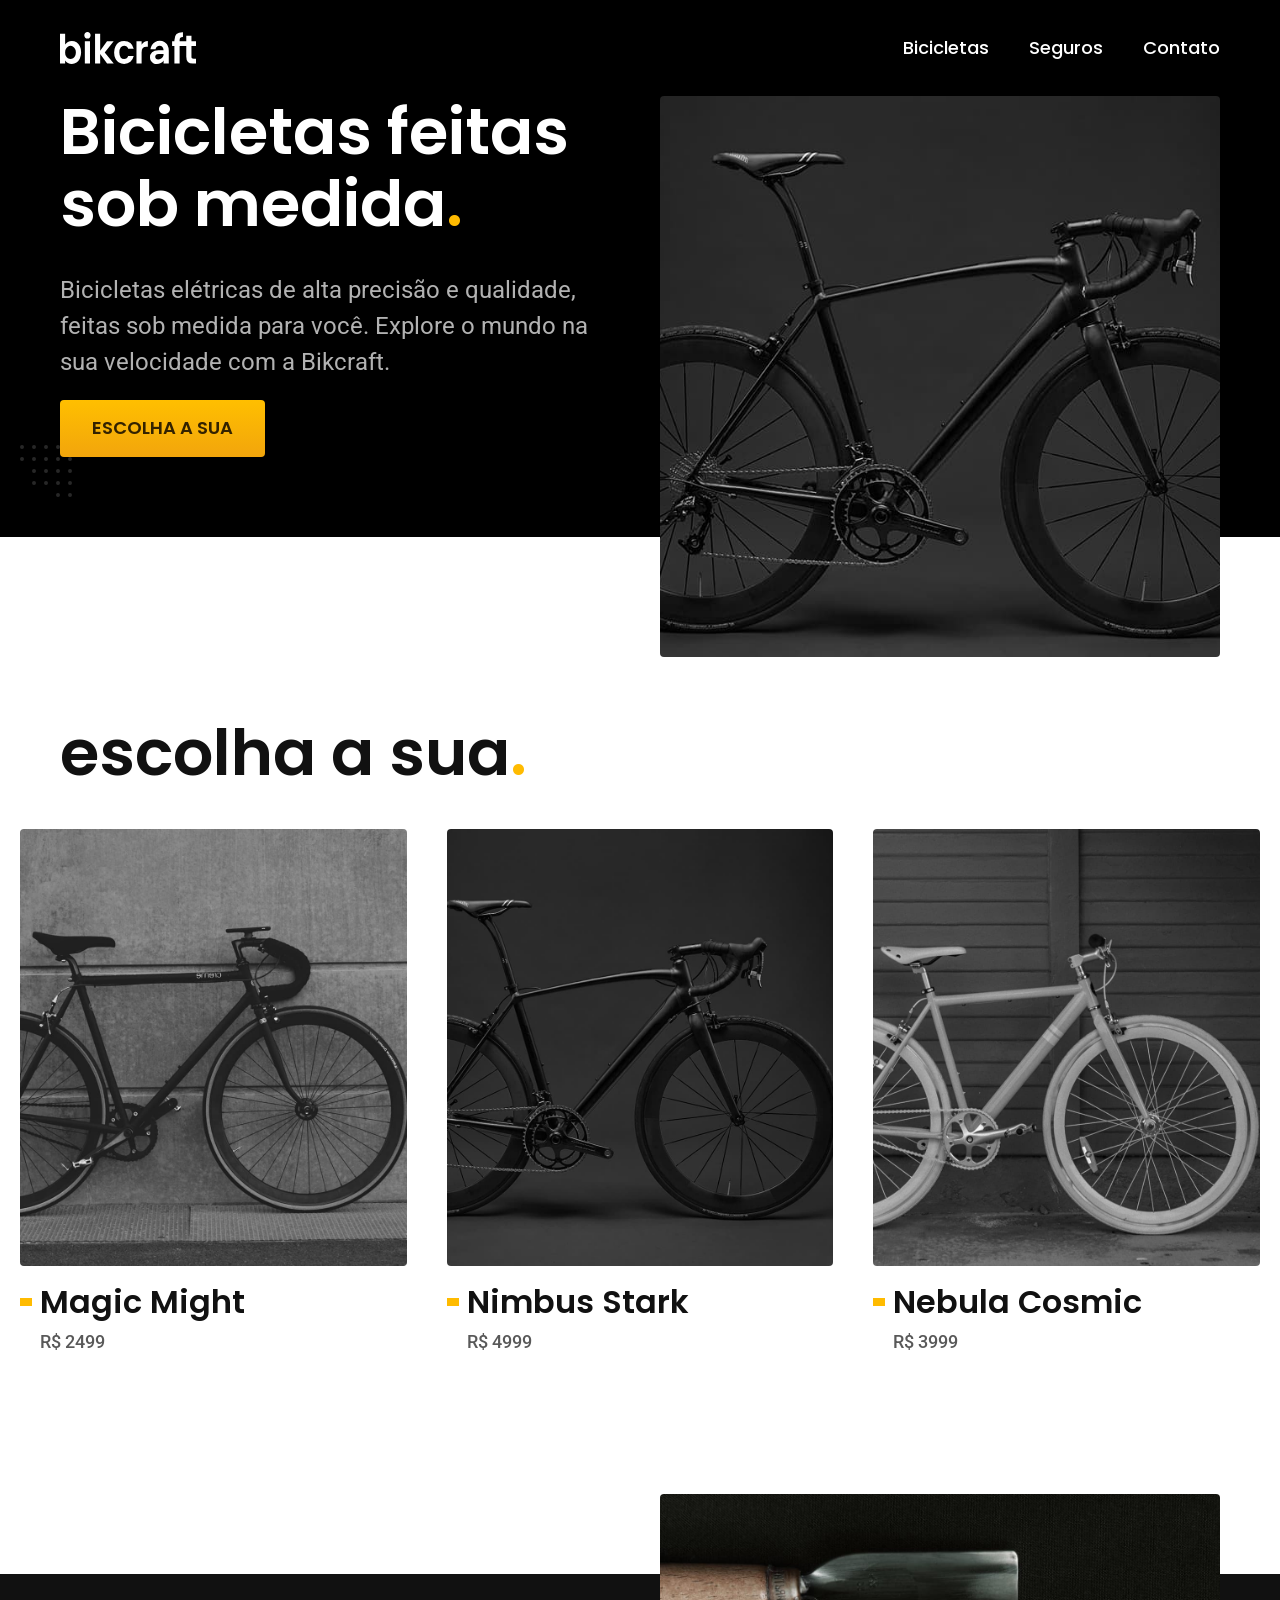
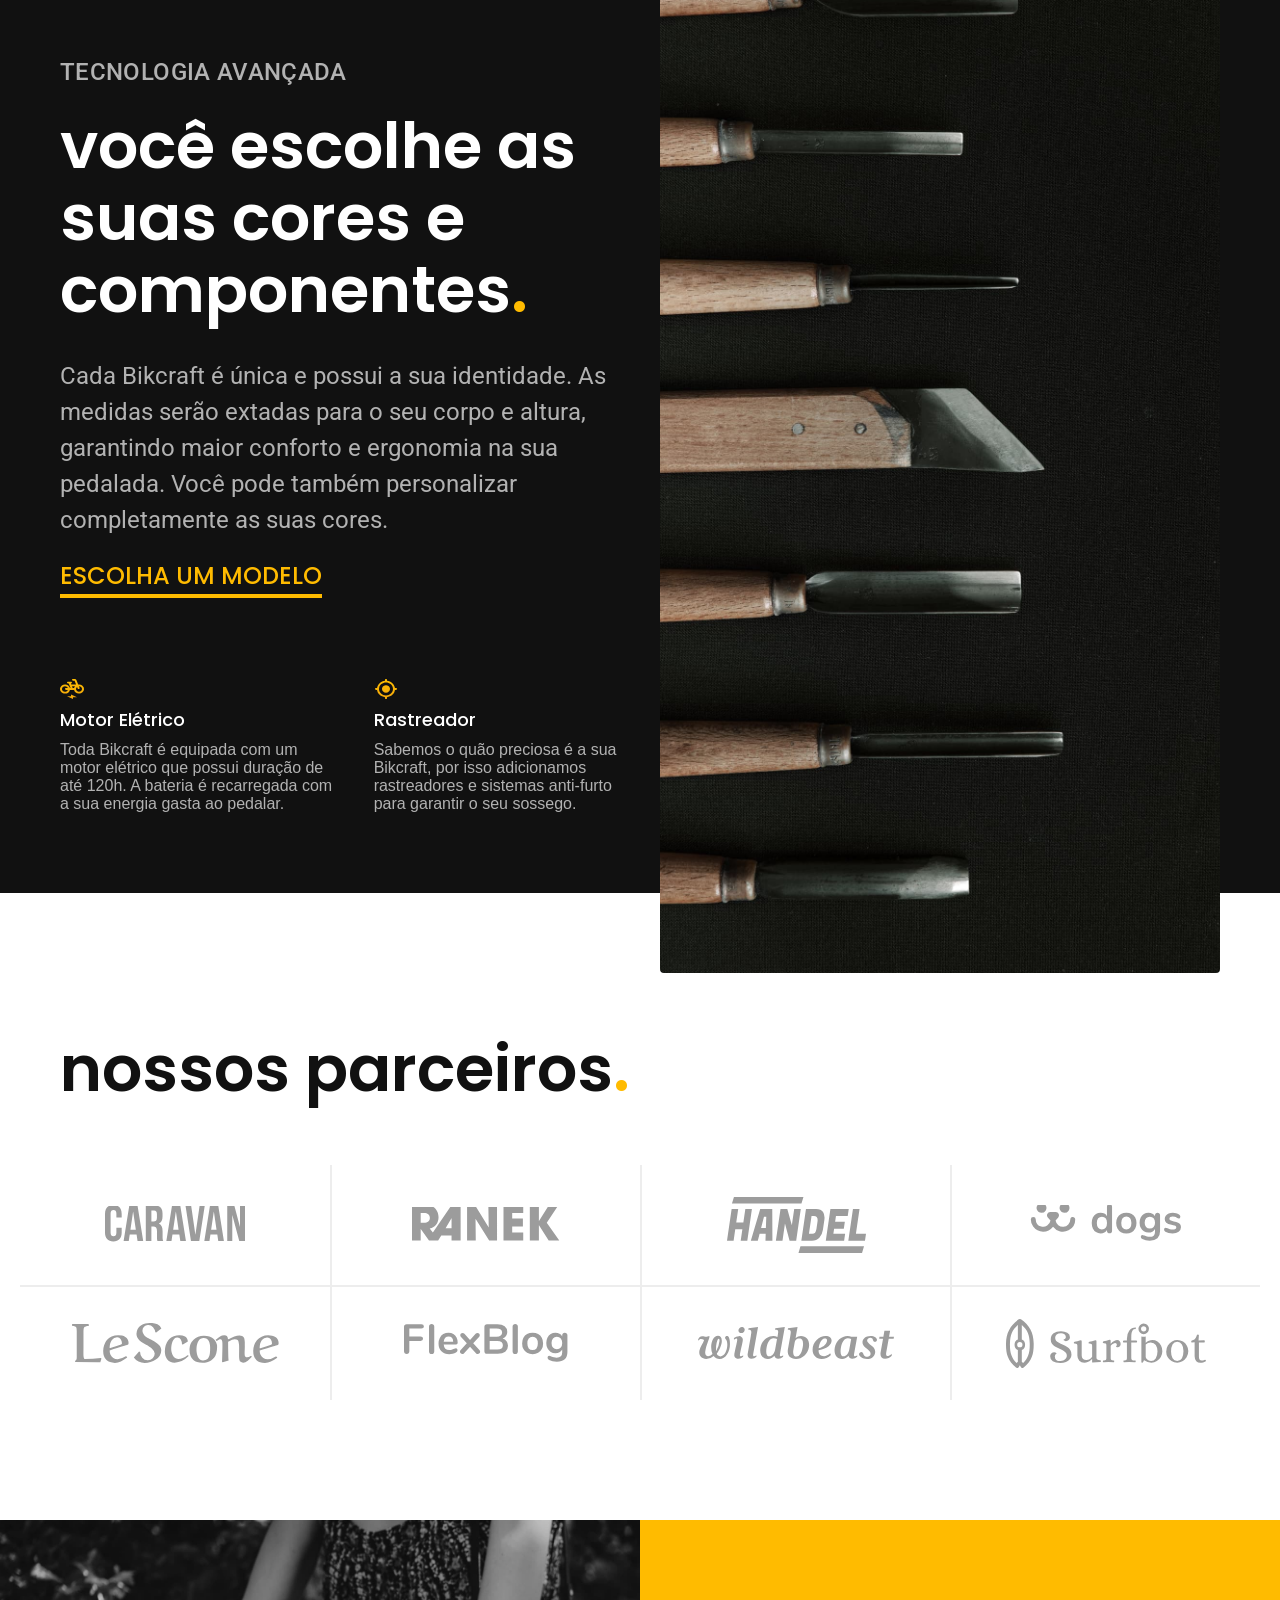
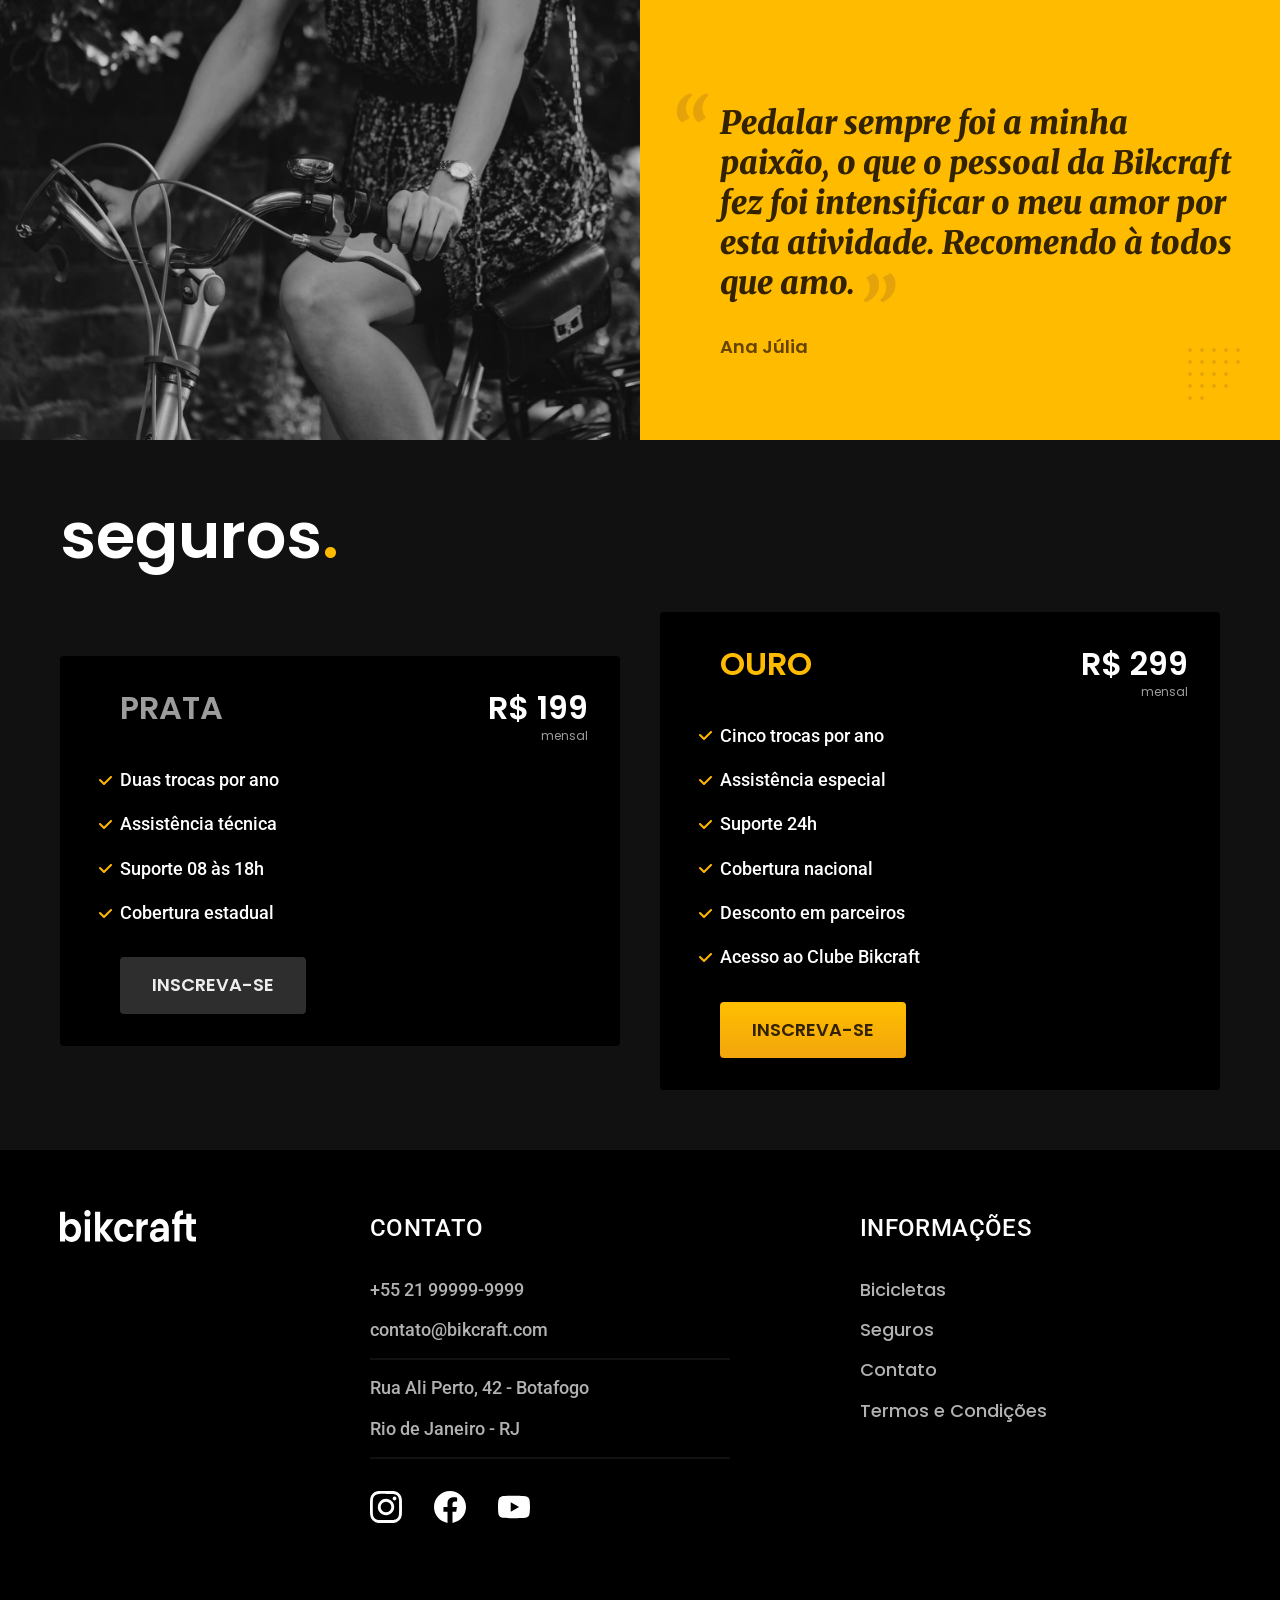
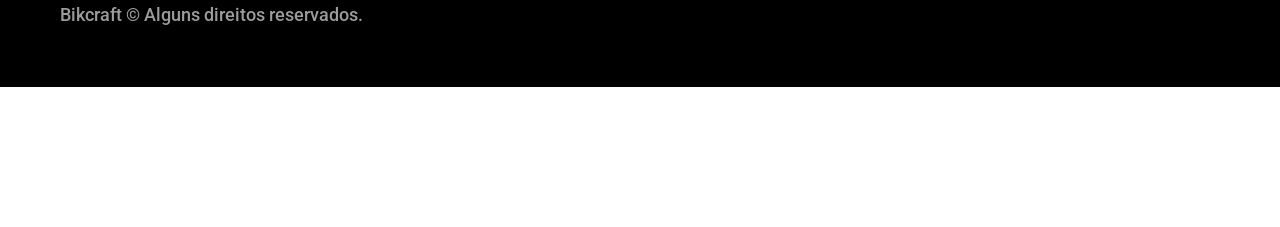
<file: index.html>
<!DOCTYPE html>
<html lang="pt-br">
<head>
    <meta charset="UTF-8">
    <meta name="viewport" content="width=device-width, initial-scale=1.0">
    <link rel="shortcut icon" href="./img/favicon.svg" type="image/x-icon">
    <title>Bikcraft - Bicicletas Elétricas</title>
    <meta name="description" content="Bicicletas elétricas de alta precisão e qualidade, feitas sob medida para o cliente. Explore o mundo na sua velocidade com a Bikcraft.">

    <link rel="preload" href="./css/style.min.css" as="style">
    <link rel="stylesheet" href="./css/style.min.css">

    <link rel="preconnect" href="https://fonts.googleapis.com">
    <link rel="preconnect" href="https://fonts.gstatic.com" crossorigin>
    <link href="https://fonts.googleapis.com/css2?family=Merriweather:ital,opsz,wght@1,18..144,900&family=Poppins:wght@400;600&family=Roboto:wght@100..900&display=swap" rel="stylesheet">

    <script>
        document.documentElement.classList.add('js');
    </script>
</head>

<body id="index">
    <header class="header-bg">
        <div class="container header">
            <a href="./">
                <img src="img/bikcraft.svg" width="136" height="32" alt="Bikcraft">
            </a>

            <nav aria-label="primaria">
                <ul class="header-menu font-1-m color-0">
                    <li><a href="./bicicletas.html">Bicicletas</a></li>
                    <li><a href="./seguros.html">Seguros</a></li>
                    <li><a href="./contato.html">Contato</a></li>
                </ul>
            </nav>
        </div>
    </header>

    <main class="intro-bg color-0">
        <div class="container intro">
            <div class="intro-content">
                <h1 class="font-1-xxl fadeInDown" data-anime="200" >Bicicletas feitas sob medida<span class="color-p1">.</span></h1>
                <p class="font-2-l color-5 fadeInDown" data-anime="400">Bicicletas elétricas de alta precisão e qualidade, feitas sob medida para você. Explore o mundo na sua velocidade com a Bikcraft.</p>
                <a class="btn fadeInDown" href="./bicicletas.html" data-anime="600">Escolha a sua</a>
            </div>
            <picture class="fadeInDown" data-anime="800">
                <source media="(max-width: 800px)" srcset="./img/bikes/nimbus.jpg">
                <img src="./img/photos/intro.jpg" width="1280" height="1600" alt="Bicicleta elétrica preta.">
            </picture>
        </div>
    </main>

    <article class="bikes-list">        
        <h2 class="container font-1-xxl">escolha a sua<span class="color-p1">.</span></h2>

        <ul>
            <li>
                <a href="./bicicletas/magic.html">
                    <img src="./img/bikes/magic-home.jpg" width="920" height="1040" alt="Bicicleta preta">
                    <h3 class="font-1-xl">Magic Might</h3>
                    <span class="font-2-m color-8">R$ 2499</span>
                </a>
            </li>
            <li>
                <a href="./bicicletas/nimbus.html">
                    <img src="./img/bikes/nimbus-home.jpg" width="920" height="1040" alt="Bicicleta preta">
                    <h3 class="font-1-xl">Nimbus Stark</h3>
                    <span class="font-2-m color-8">R$ 4999</span>
                </a>
            </li>
            <li>
                <a href="./bicicletas/nebula.html">
                    <img src="./img/bikes/nebula-home.jpg" width="920" height="1040" alt="Bicicleta preta">
                    <h3 class="font-1-xl">Nebula Cosmic</h3>
                    <span class="font-2-m color-8">R$ 3999</span>
                </a>
            </li>
        </ul>
    </article>

    <article class="tech-bg">
        <div class="container tech">
            <div class="tech-content">
                <span class="font-2-l-b color-5">Tecnologia avançada</span>
                <h2 class="font-1-xxl color-0">você escolhe as suas cores e componentes<span class="color-p1">.</span></h2>
                <p class="font-2-l color-5">Cada Bikcraft é única e possui a sua identidade. As medidas serão extadas para o seu corpo e altura, garantindo maior conforto e ergonomia na sua pedalada. Você pode também personalizar completamente as suas cores.</p>
                <a class="link" href="./bicicletas.html">Escolha um modelo</a>

                <div class="tech-adv">
                    <div>
                        <img src="./img/icons/eletrica.svg" width="24" height="24" alt="">
                        <h3 class="font-1-m color-0">Motor Elétrico</h3>
                        <p class="font-2-s color-5">Toda Bikcraft é equipada com um motor elétrico que possui duração de até 120h. A bateria é recarregada com a sua energia gasta ao pedalar.</p>
                    </div>
                    <div>
                        <img src="./img/icons/rastreador.svg" width="24" height="24" alt="">
                        <h3 class="font-1-m color-0">Rastreador</h3>
                        <p class="font-2-s color-5">Sabemos o quão preciosa é a sua Bikcraft, por isso adicionamos rastreadores e sistemas anti-furto para garantir o seu sossego.</p>
                    </div>
                </div>
            </div>
            <div class="tech-img">
                <img src="./img/photos/tech.jpg" width="1400" height="2240" alt="">
            </div>
        </div>
    </article>

    <section class="partners" aria-label="Nossos Parceiros">
        <h2 class="container font-1-xxl">nossos parceiros<span class="color-p1">.</span></h2>

        <ul>
            <li><img src="./img/partners/caravan.svg" width="140" height="38" alt="caravan"></li>
            <li><img src="./img/partners/ranek.svg" width="148" height="36" alt="ranek"></li>
            <li><img src="./img/partners/handel.svg" width="139" height="56" alt="handel"></li>
            <li><img src="./img/partners/dogs.svg" width="152" height="39" alt="dogs"></li>
            <li><img src="./img/partners/lescone.svg" width="208" height="41" alt="lescone"></li>
            <li><img src="./img/partners/flexblog.svg" width="164" height="38" alt="flexblog"></li>
            <li><img src="./img/partners/wildbeast.svg" width="196" height="34" alt="wildbeast"></li>
            <li><img src="./img/partners/surfbot.svg" width="200" height="49" alt="surfbot"></li>
        </ul>
    </section>

    <section class="depo" aria-label="Depoimento">
        <div>
            <img src="./img/photos/depo.jpg" width="1560" height="1360" alt="Pessoa pedalando uma bicicleta Bikcraft">
        </div>
        <div class="depo-content">
            <blockquote class="font-1-xl color-p5">
                <p>Pedalar sempre foi a minha paixão, o que o pessoal da Bikcraft fez foi intensificar o meu amor por esta atividade. Recomendo à todos que amo.</p>
            </blockquote>
            <span class="font-1-m-b color-p4">Ana Júlia</span>
        </div>
    </section>

    <article class="assurance-bg">
        <div class="container assurance">
            <h2 class="font-1-xxl color-0">seguros<span class="color-p1">.</span></h2>
            <div class="assurance-item">
                <h3 class="font-1-xl color-6">PRATA</h3>
                <span class="font-1-xl color-0">R$ 199 <span class="font-1-xs color-6">mensal</span></span>

                <ul class="font-2-m color-0">
                    <li>Duas trocas por ano</li>
                    <li>Assistência técnica</li>
                    <li>Suporte 08 às 18h</li>
                    <li>Cobertura estadual</li>
                </ul>

                <a class="btn btn-variant" href="./orcamento.html">Inscreva-se</a>
            </div>
            <div class="assurance-item">
                <h3 class="font-1-xl color-p1">OURO</h3>
                <span class="font-1-xl color-0">R$ 299 <span class="font-1-xs color-6">mensal</span></span>

                <ul class="font-2-m color-0">
                    <li>Cinco trocas por ano</li>
                    <li>Assistência especial</li>
                    <li>Suporte 24h</li>
                    <li>Cobertura nacional</li>
                    <li>Desconto em parceiros</li>
                    <li>Acesso ao Clube Bikcraft</li>
                </ul>

                <a class="btn" href="./orcamento.html">Inscreva-se</a>
            </div>
        </div>
    </article>

    <footer class="footer-bg">
        <div class="footer container">
            <img src="./img/bikcraft.svg" width="136" height="32" alt="Bikcraft">
            <div class="footer-coms">
                <h3 class="font-2-l-b color-0">Contato</h3>
                <ul class="font-2-m color-5">
                    <li><a href="tel:+5521999999999">+55 21 99999-9999</a></li>
                    <li><a href="mailto:contato@bikcraft.com">contato@bikcraft.com</a></li>
                    <li>Rua Ali Perto, 42 - Botafogo</li>
                    <li>Rio de Janeiro - RJ</li>
                </ul>
                <div class="footer-media">
                    <a href="./">
                        <img src="./img/social-media/instagram.svg" width="32" height="32" alt="Instagram">
                    </a>
                    <a href="./">
                        <img src="./img/social-media/facebook.svg" width="32" height="32" alt="Facebook">
                    </a>
                    <a href="./">
                        <img src="./img/social-media/youtube.svg" width="32" height="32" alt="Youtube">
                    </a>
                </div>
            </div>
            <div class="footer-info">
                <h3 class="font-2-l-b color-0">Informações</h3>
                <nav>
                    <ul class="font-1-m color-5">
                        <li><a href="./bicicletas.html">Bicicletas</a></li>
                        <li><a href="./seguros.html">Seguros</a></li>
                        <li><a href="./contato.html">Contato</a></li>
                        <li><a href="./termos.html">Termos e Condições</a></li>
                    </ul>
                </nav>
            </div>
            <p class="font-2-m color-6 footer-copy">Bikcraft © Alguns direitos reservados.</p>
        </div>
    </footer>
    <script src="./js/plugins/simple-anime.js"></script>
    <script src="./js/script.js"></script>
</body>
</html>
</file>
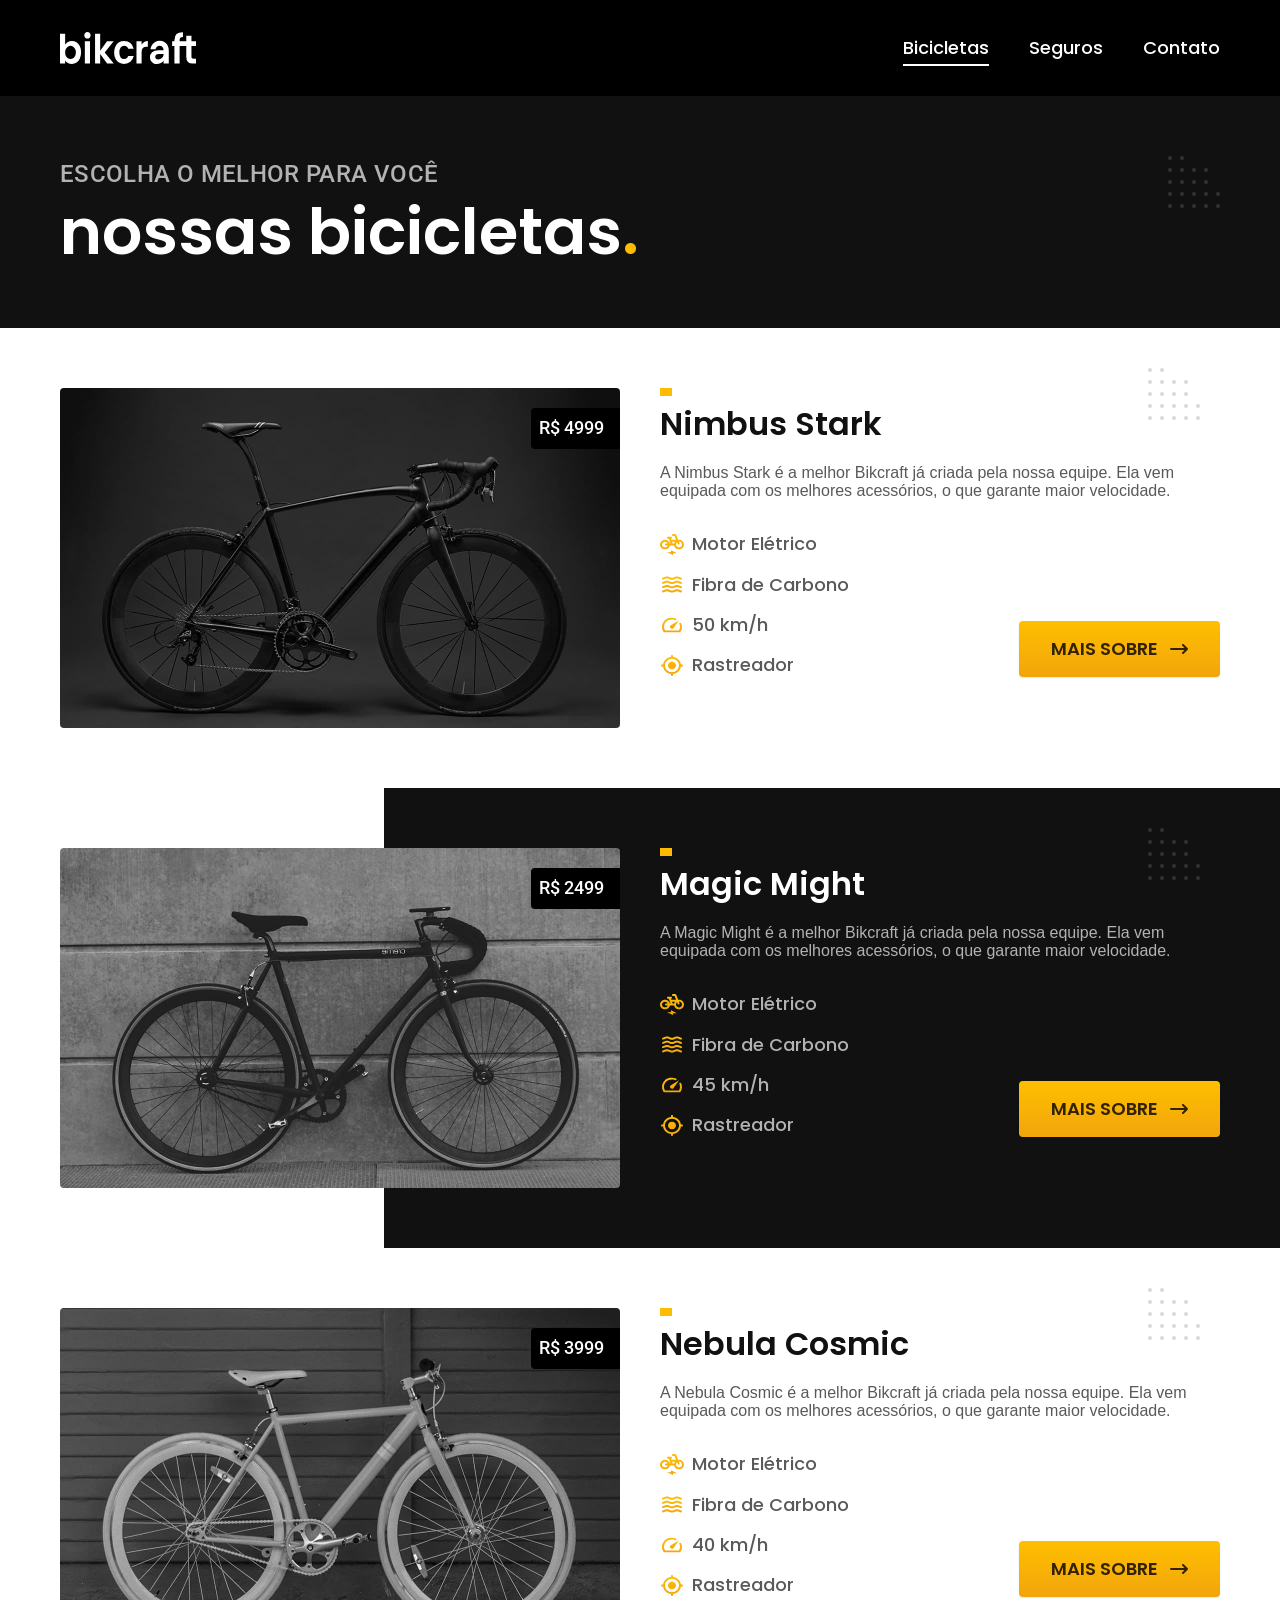
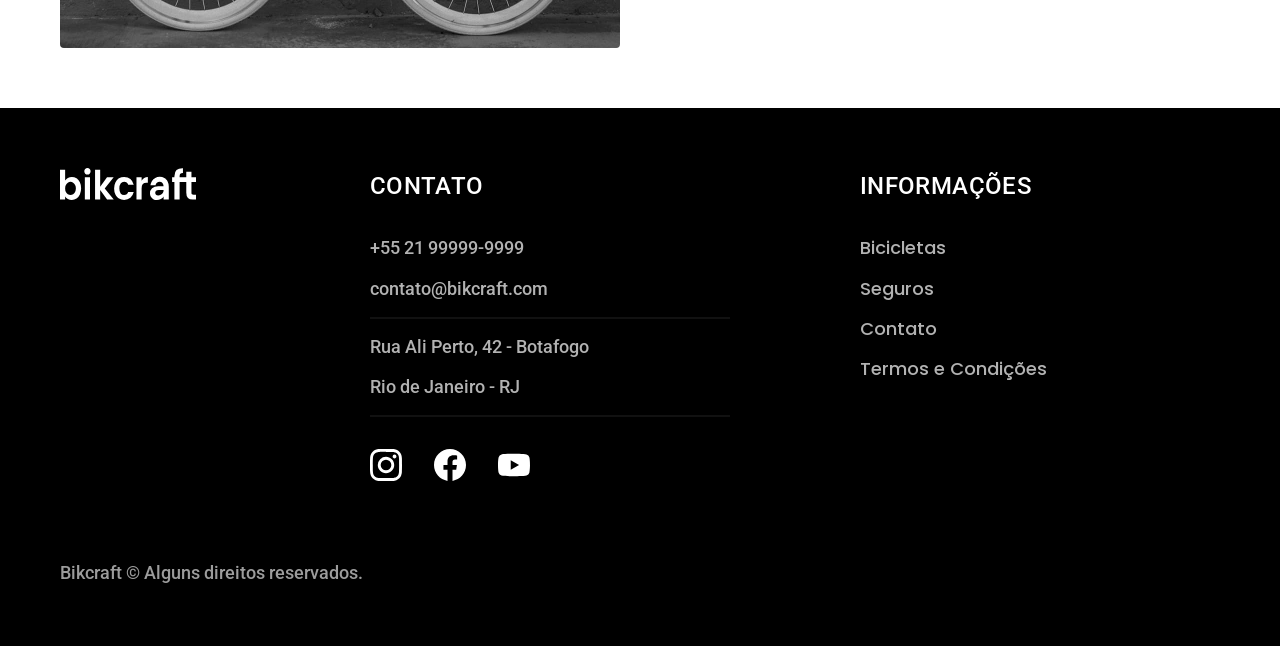
<file: bicicletas.html>
<!DOCTYPE html>
<html lang="pt-br">
<head>
    <meta charset="UTF-8">
    <meta name="viewport" content="width=device-width, initial-scale=1.0">
    <link rel="shortcut icon" href="./img/favicon.svg" type="image/x-icon">
    <title>Bicicletas | Bikcraft</title>
    <meta name="description" content="Termos e condições.">
    
    <link rel="preload" href="./css/style.min.css" as="style">
    <link rel="stylesheet" href="./css/style.min.css">

    <link rel="preconnect" href="https://fonts.googleapis.com">
    <link rel="preconnect" href="https://fonts.gstatic.com" crossorigin>
    <link href="https://fonts.googleapis.com/css2?family=Merriweather:ital,opsz,wght@1,18..144,900&family=Poppins:wght@400;600&family=Roboto:wght@100..900&display=swap" rel="stylesheet">
    <script>
        document.documentElement.classList.add('js');
    </script>
</head>

<body id="bicicletas">
    <header class="header-bg">
        <div class="container header">
            <a href="./">
                <img src="img/bikcraft.svg" alt="Bikcraft">
            </a>

            <nav aria-label="primaria">
                <ul class="header-menu font-1-m color-0">
                    <li><a href="./bicicletas.html">Bicicletas</a></li>
                    <li><a href="./seguros.html">Seguros</a></li>
                    <li><a href="./contato.html">Contato</a></li>
                </ul>
            </nav>
        </div>
    </header>

    <main>
        <div class="title-bg">
            <div class="container title">
                <p class="font-2-l-b color-5">Escolha o melhor para você</p>
                <h1 class="font-1-xxl color-0">nossas bicicletas<span class="color-p1">.</span></h1>
            </div>
        </div>

        <div class="bikes container">
            <div class="bikes-img">
                <img src="./img/bikes/nimbus.jpg" alt="Bicicleta Preta">
                <span class="font-2-m color-0">R$ 4999</span>
            </div>
            <div class="bikes-content">
                <h2 class="font-1-xl">Nimbus Stark</h2>
                <p class="font-2-s color-8">A Nimbus Stark é a melhor Bikcraft já criada pela nossa equipe. Ela vem equipada com os melhores acessórios, o que garante maior velocidade.</p>
                <ul class="font-1-m color-8">
                    <li><img src="./img/icons/eletrica.svg" alt="">Motor Elétrico</li>
                    <li><img src="./img/icons/carbono.svg" alt="">Fibra de Carbono</li>
                    <li><img src="./img/icons/velocidade.svg" alt="">50 km/h</li>
                    <li><img src="./img/icons/rastreador.svg" alt="">Rastreador</li>
                </ul>
                <a class="btn arrow" href="./bicicletas/nimbus.html">Mais Sobre</a>
            </div>
        </div>

        <div class="bikes-bg">
            <div class="bikes container">
                <div class="bikes-img">
                    <img src="./img/bikes/magic.jpg" alt="Bicicleta Preta">
                    <span class="font-2-m color-0">R$ 2499</span>
                </div>
                <div class="bikes-content">
                    <h2 class="font-1-xl color-0">Magic Might</h2>
                    <p class="font-2-s color-5">A Magic Might é a melhor Bikcraft já criada pela nossa equipe. Ela vem equipada com os melhores acessórios, o que garante maior velocidade.</p>
                    <ul class="font-1-m color-5">
                        <li><img src="./img/icons/eletrica.svg" alt="">Motor Elétrico</li>
                        <li><img src="./img/icons/carbono.svg" alt="">Fibra de Carbono</li>
                        <li><img src="./img/icons/velocidade.svg" alt="">45 km/h</li>
                        <li><img src="./img/icons/rastreador.svg" alt="">Rastreador</li>
                    </ul>
                    <a class="btn arrow" href="./bicicletas/magic.html">Mais Sobre</a>
                </div>
            </div>
        </div>

        <div class="bikes container">
            <div class="bikes-img">
                <img src="./img/bikes/nebula.jpg" alt="Bicicleta Preta">
                <span class="font-2-m color-0">R$ 3999</span>
            </div>
            <div class="bikes-content">
                <h2 class="font-1-xl">Nebula Cosmic</h2>
                <p class="font-2-s color-8">A Nebula Cosmic é a melhor Bikcraft já criada pela nossa equipe. Ela vem equipada com os melhores acessórios, o que garante maior velocidade.</p>
                <ul class="font-1-m color-8">
                    <li><img src="./img/icons/eletrica.svg" alt="">Motor Elétrico</li>
                    <li><img src="./img/icons/carbono.svg" alt="">Fibra de Carbono</li>
                    <li><img src="./img/icons/velocidade.svg" alt="">40 km/h</li>
                    <li><img src="./img/icons/rastreador.svg" alt="">Rastreador</li>
                </ul>
                <a class="btn arrow" href="./bicicletas/nebula.html">Mais Sobre</a>
            </div>
        </div>
        
    </main>

    <footer class="footer-bg">
        <div class="footer container">
            <img src="./img/bikcraft.svg" alt="Bikcraft">
            <div class="footer-coms">
                <h3 class="font-2-l-b color-0">Contato</h3>
                <ul class="font-2-m color-5">
                    <li><a href="tel:+5521999999999">+55 21 99999-9999</a></li>
                    <li><a href="mailto:contato@bikcraft.com">contato@bikcraft.com</a></li>
                    <li>Rua Ali Perto, 42 - Botafogo</li>
                    <li>Rio de Janeiro - RJ</li>
                </ul>
                <div class="footer-media">
                    <a href="./">
                        <img src="./img/social-media/instagram.svg" alt="Instagram">
                    </a>
                    <a href="./">
                        <img src="./img/social-media/facebook.svg" alt="Facebook">
                    </a>
                    <a href="./">
                        <img src="./img/social-media/youtube.svg" alt="Youtube">
                    </a>
                </div>
            </div>
            <div class="footer-info">
                <h3 class="font-2-l-b color-0">Informações</h3>
                <nav>
                    <ul class="font-1-m color-5">
                        <li><a href="./bicicletas.html">Bicicletas</a></li>
                        <li><a href="./seguros.html">Seguros</a></li>
                        <li><a href="./contato.html">Contato</a></li>
                        <li><a href="./termos.html">Termos e Condições</a></li>
                    </ul>
                </nav>
            </div>
            <p class="font-2-m color-6 footer-copy">Bikcraft © Alguns direitos reservados.</p>
        </div>
    </footer>
    <script src="./js/script.js"></script>
</body>
</html>
</file>
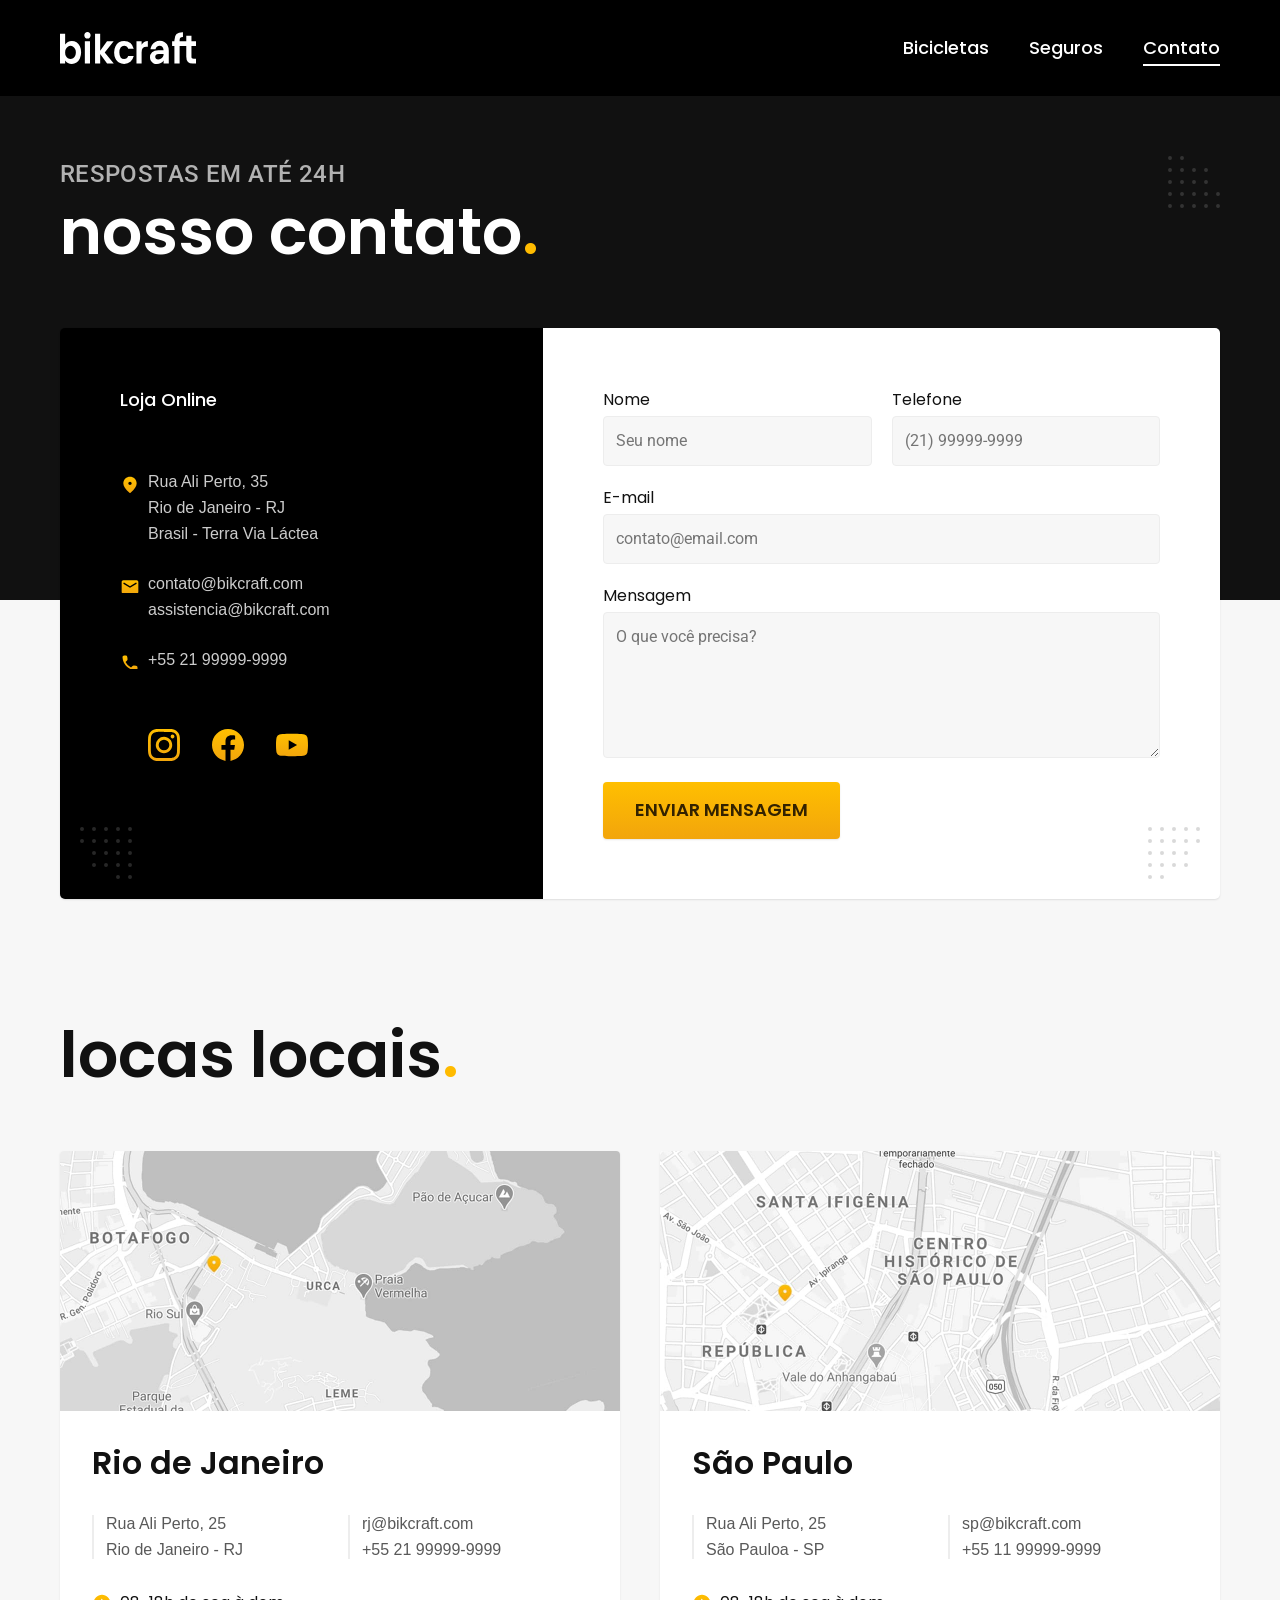
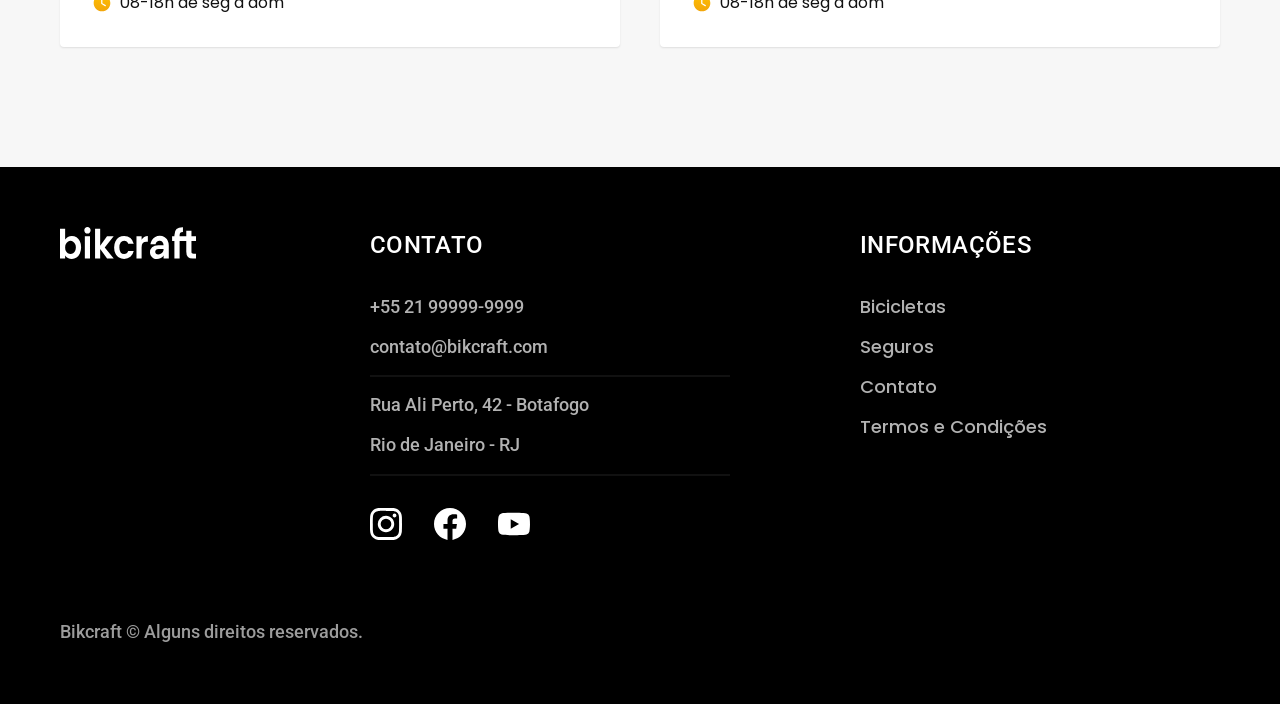
<file: contato.html>
<!DOCTYPE html>
<html lang="pt-br">
<head>
    <meta charset="UTF-8">
    <meta name="viewport" content="width=device-width, initial-scale=1.0">
    <link rel="shortcut icon" href="./img/favicon.svg" type="image/x-icon">
    <title>Contato | Bikcraft</title>
    <meta name="description" content="Termos e condições.">
    
    <link rel="preload" href="./css/style.min.css" as="style">
    <link rel="stylesheet" href="./css/style.min.css">

    <link rel="preconnect" href="https://fonts.googleapis.com">
    <link rel="preconnect" href="https://fonts.gstatic.com" crossorigin>
    <link href="https://fonts.googleapis.com/css2?family=Merriweather:ital,opsz,wght@1,18..144,900&family=Poppins:wght@400;600&family=Roboto:wght@100..900&display=swap" rel="stylesheet">
    <script>
        document.documentElement.classList.add('js');
    </script>
</head>

<body id="contato">
    <header class="header-bg">
        <div class="container header">
            <a href="./">
                <img src="img/bikcraft.svg" alt="Bikcraft">
            </a>

            <nav aria-label="primaria">
                <ul class="header-menu font-1-m color-0">
                    <li><a href="./bicicletas.html">Bicicletas</a></li>
                    <li><a href="./seguros.html">Seguros</a></li>
                    <li><a href="./contato.html">Contato</a></li>
                </ul>
            </nav>
        </div>
    </header>

    <main>
        <div class="title-bg">
            <div class="container title">
                <p class="font-2-l-b color-5">Respostas em até 24h</p>
                <h1 class="font-1-xxl color-0">nosso contato<span class="color-p1">.</span></h1>
            </div>
        </div>

        <div class="contact container">
            <section class="contact-data" aria-label="adress">
                <h2 class="font-1-m color-0">Loja Online</h2>
                <div class="contact-address font-2-s color-4">
                    <p>Rua Ali Perto, 35</p>
                    <p>Rio de Janeiro - RJ</p>
                    <p>Brasil - Terra Via Láctea</p>
                </div>
                <address class="contact-line font-2-s color-4">
                    <a href="mailto:contato@bikcraft.com">contato@bikcraft.com</a>
                    <a href="mailto:assistencia@bikcraft.com">assistencia@bikcraft.com</a>
                    <a href="tel:+5521999999999">+55 21 99999-9999</a>
                </address>
                <div class="contact-media">
                    <a href="./">
                        <img src="./img/social-media/instagram2.svg" alt="Instagram">
                    </a><a href="./">
                        <img src="./img/social-media/facebook2.svg" alt="Facebook">
                    </a><a href="./">
                        <img src="./img/social-media/youtube2.svg" alt="Youtube">
                    </a>
                </div>
            </section>
            <section class="contact-form" aria-label="form">
                <form class="form" action="./contato.html">
                    <div>
                        <label for="nome">Nome</label>
                        <input type="text" id="nome" name="nome" placeholder="Seu nome">
                    </div>
                    <div>
                        <label for="telefone">Telefone</label>
                        <input type="text" id="telefone" name="telefone" placeholder="(21) 99999-9999">
                    </div>
                    <div class="col-2">
                        <label for="email">E-mail</label>
                        <input type="email" id="email" name="email" placeholder="contato@email.com" required>
                    </div>
                    <div class="col-2">
                        <label for="mensagem">Mensagem</label>
                        <textarea rows="5" id="mensagem" name="mensagem" placeholder="O que você precisa?"></textarea>
                    </div>
                    <button class="btn col-2">Enviar Mensagem</button>
                </form>
            </section>
        </div>
    </main>

    <article class="lojas container">
        <h2 class="font-1-xxl">locas locais<span class="color-p1">.</span></h2>
        <div class="lojas-item">
            <img src="./img/stores/rj.jpg" alt="mapa marcando o endereço em Rua Ali Perto, 25 - Rio de Janeiro - RJ">
            <div class="lojas-content">
                <h3 class="font-1-xl">Rio de Janeiro</h3>
                <div class="lojas-data font-2-s color-8">
                    <p>Rua Ali Perto, 25</p>
                    <p>Rio de Janeiro - RJ</p>
                </div>
                <div class="lojas-data font-2-s color-8">
                    <a href="mailto:rj@bikcraft.com">rj@bikcraft.com</a>
                    <a href="tel:+21999999999">+55 21 99999-9999</a>
                </div>
                <p class="lojas-open font-1-s"><img src="./img/icons/horario.svg" alt="">08-18h de seg à dom</p>
            </div>
        </div>

        <div class="lojas-item">
            <img src="./img/stores/sp.jpg" alt="mapa marcando o endereço em Rua Ali Perto, 25 - São Paulo - SP">
            <div class="lojas-content">
                <h3 class="font-1-xl">São Paulo</h3>
                <div class="lojas-data font-2-s color-8">
                    <p>Rua Ali Perto, 25</p>
                    <p>São Pauloa - SP</p>
                </div>
                <div class="lojas-data font-2-s color-8">
                    <a href="mailto:sp@bikcraft.com">sp@bikcraft.com</a>
                    <a href="tel:+11999999999">+55 11 99999-9999</a>
                </div>
                <p class="lojas-open font-1-s"><img src="./img/icons/horario.svg" alt="">08-18h de seg à dom</p>
            </div>
        </div>
    </article>

    <footer class="footer-bg">
        <div class="footer container">
            <img src="./img/bikcraft.svg" alt="Bikcraft">
            <div class="footer-coms">
                <h3 class="font-2-l-b color-0">Contato</h3>
                <ul class="font-2-m color-5">
                    <li><a href="tel:+5521999999999">+55 21 99999-9999</a></li>
                    <li><a href="mailto:contato@bikcraft.com">contato@bikcraft.com</a></li>
                    <li>Rua Ali Perto, 42 - Botafogo</li>
                    <li>Rio de Janeiro - RJ</li>
                </ul>
                <div class="footer-media">
                    <a href="./">
                        <img src="./img/social-media/instagram.svg" alt="Instagram">
                    </a>
                    <a href="./">
                        <img src="./img/social-media/facebook.svg" alt="Facebook">
                    </a>
                    <a href="./">
                        <img src="./img/social-media/youtube.svg" alt="Youtube">
                    </a>
                </div>
            </div>
            <div class="footer-info">
                <h3 class="font-2-l-b color-0">Informações</h3>
                <nav>
                    <ul class="font-1-m color-5">
                        <li><a href="./bicicletas.html">Bicicletas</a></li>
                        <li><a href="./seguros.html">Seguros</a></li>
                        <li><a href="./contato.html">Contato</a></li>
                        <li><a href="./termos.html">Termos e Condições</a></li>
                    </ul>
                </nav>
            </div>
            <p class="font-2-m color-6 footer-copy">Bikcraft © Alguns direitos reservados.</p>
        </div>
    </footer>
    <script src="./js/script.js"></script>
    <script src="./js/form.js"></script>
</body>
</html>
</file>
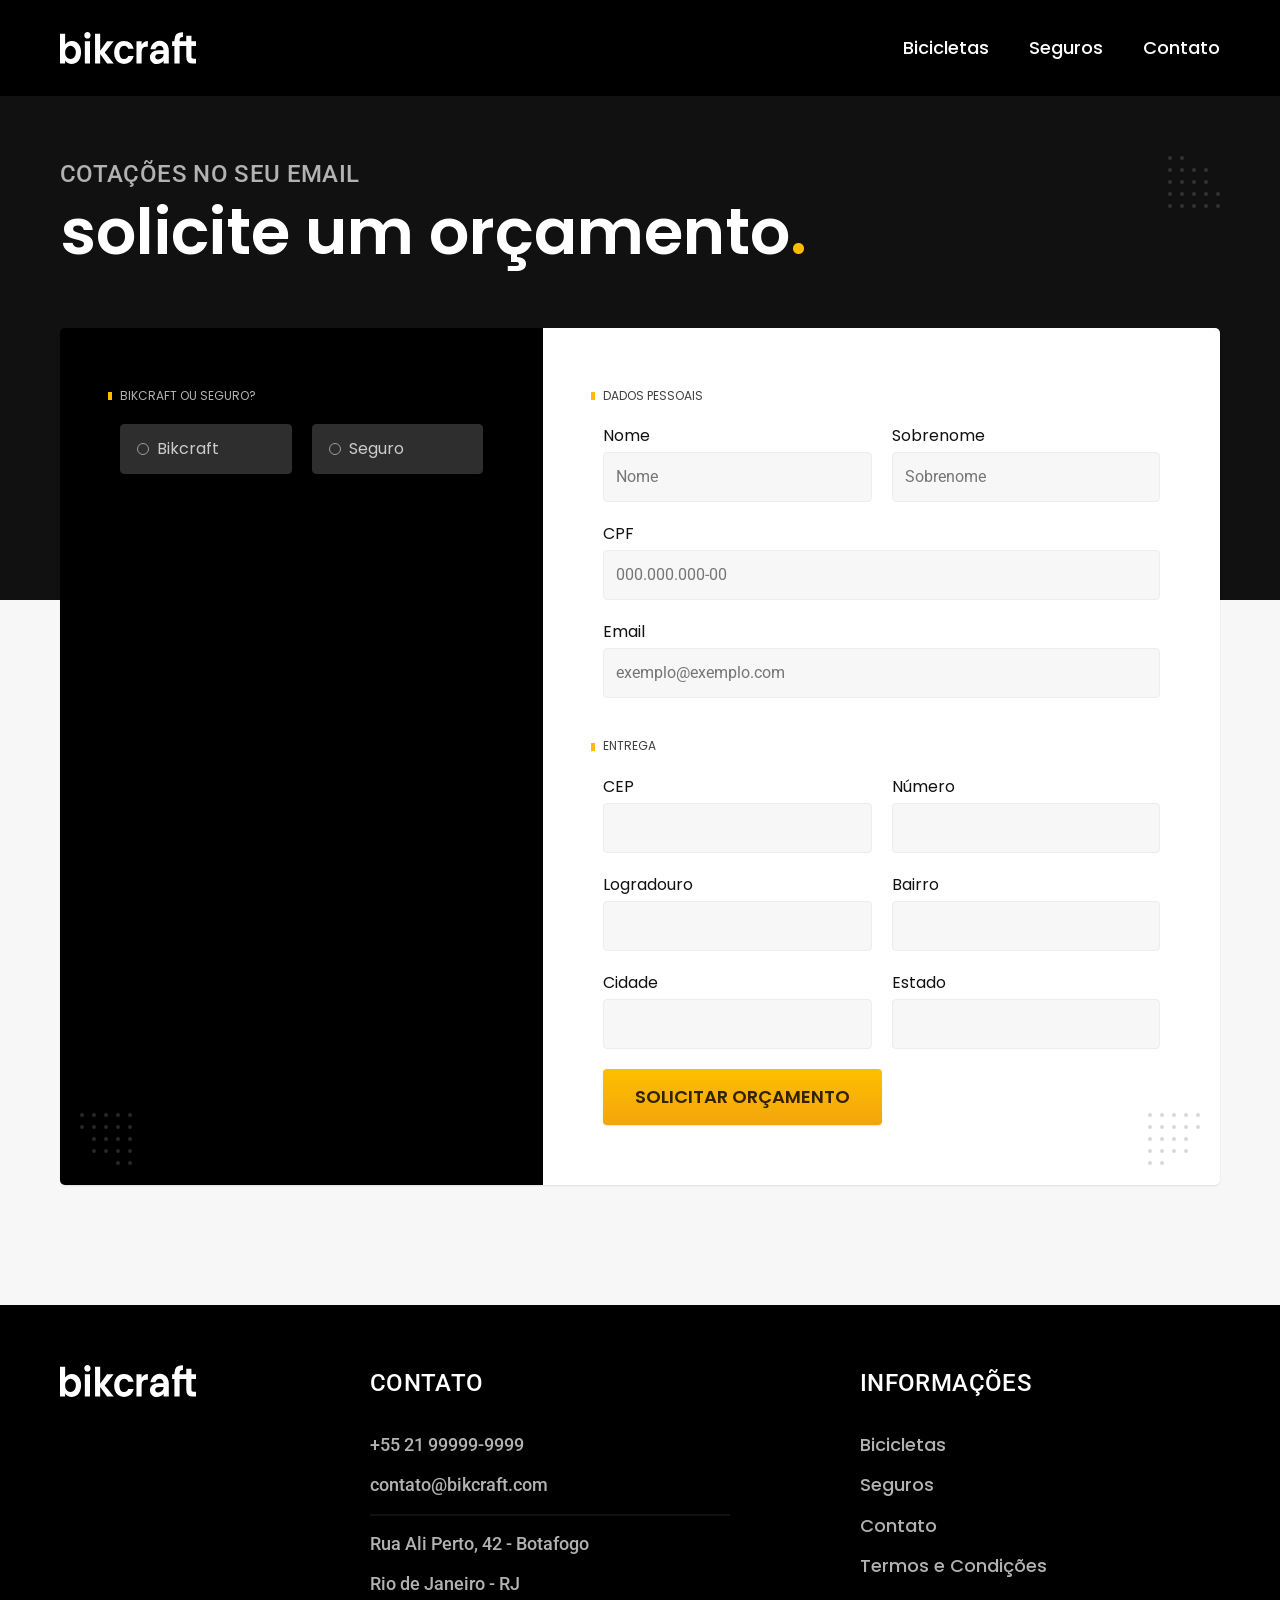
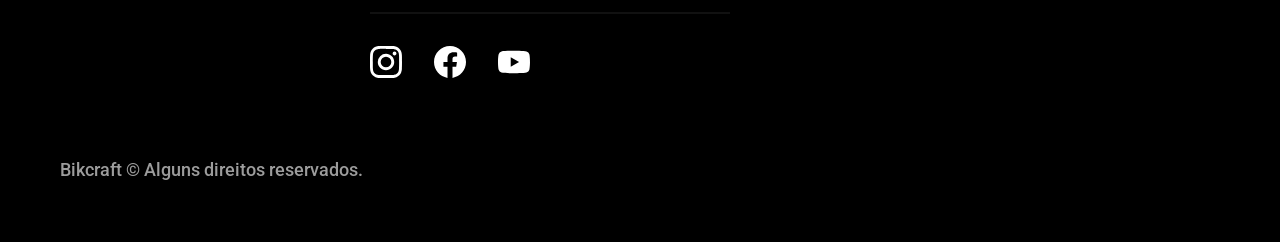
<file: orcamento.html>
<!DOCTYPE html>
<html lang="pt-br">
<head>
    <meta charset="UTF-8">
    <meta name="viewport" content="width=device-width, initial-scale=1.0">
    <link rel="shortcut icon" href="./img/favicon.svg" type="image/x-icon">
    <title>Orçamento | Bikcraft</title>
    <meta name="description" content="Termos e condições.">
    
    <link rel="preload" href="./css/style.min.css" as="style">
    <link rel="stylesheet" href="./css/style.min.css">

    <link rel="preconnect" href="https://fonts.googleapis.com">
    <link rel="preconnect" href="https://fonts.gstatic.com" crossorigin>
    <link href="https://fonts.googleapis.com/css2?family=Merriweather:ital,opsz,wght@1,18..144,900&family=Poppins:wght@400;600&family=Roboto:wght@100..900&display=swap" rel="stylesheet">
    <script>
        document.documentElement.classList.add('js');
    </script>
</head>

<body id="orcamento">
    <header class="header-bg">
        <div class="container header">
            <a href="./">
                <img src="img/bikcraft.svg" alt="Bikcraft">
            </a>

            <nav aria-label="primaria">
                <ul class="header-menu font-1-m color-0">
                    <li><a href="./bicicletas.html">Bicicletas</a></li>
                    <li><a href="./seguros.html">Seguros</a></li>
                    <li><a href="./contato.html">Contato</a></li>
                </ul>
            </nav>
        </div>
    </header>

    <main>
        <div class="title-bg">
            <div class="container title">
                <p class="font-2-l-b color-5">Cotações no seu email</p>
                <h1 class="font-1-xxl color-0">solicite um orçamento<span class="color-p1">.</span></h1>
            </div>
        </div>

        <form class="orcamento container" action="./">
            <div class="orcamento-product">
                <h2 class="font-1-xs color-5">Bikcraft ou Seguro?</h2>

                <input type="radio" name="tipo" value="bikcraft" id="bikcraft">
                <label for="bikcraft">Bikcraft</label>

                <input type="radio" name="tipo" value="seguro" id="seguro">
                <label for="seguro">Seguro</label>

                <div class="orcamento-content" id="orcamento-bikcraft">
                    <h2 class="font-1-xs color-5">Escolha a sua</h2>

                    <input type="radio" name="produto" value="bikcraft" id="nimbus">
                    <label for="nimbus">Nimbus Stark <span>R$ 4999</span></label>
                    <div class="orcamento-details">
                        <ul class="font-1-xs color-8">
                            <li><img src="./img/icons/eletrica.svg" alt="">Motor Elétrico</li>
                            <li><img src="./img/icons/carbono.svg" alt="">Fibra de Carbono</li>
                            <li><img src="./img/icons/velocidade.svg" alt="">50 km/h</li>
                            <li><img src="./img/icons/rastreador.svg" alt="">Rastreador</li>
                        </ul>
                        <img src="./img/bikes/nimbus.jpg" alt="Bicicleta Preta">
                    </div>

                    <input type="radio" name="produto" value="bikcraft" id="magic">
                    <label for="magic">Magic Might <span>R$ 2499</span></label>
                    <div class="orcamento-details">
                        <ul class="font-1-xs color-8">
                            <li><img src="./img/icons/eletrica.svg" alt="">Motor Elétrico</li>
                            <li><img src="./img/icons/carbono.svg" alt="">Fibra de Carbono</li>
                            <li><img src="./img/icons/velocidade.svg" alt="">45 km/h</li>
                            <li><img src="./img/icons/rastreador.svg" alt="">Rastreador</li>
                        </ul>
                        <img src="./img/bikes/magic.jpg" alt="Bicicleta Preta">
                    </div>

                    <input type="radio" name="produto" value="bikcraft" id="nebula">
                    <label for="nebula">Nebula Cosmic <span>R$ 3999</span></label>
                    <div class="orcamento-details">
                        <ul class="font-1-xs color-8">
                            <li><img src="./img/icons/eletrica.svg" alt="">Motor Elétrico</li>
                            <li><img src="./img/icons/carbono.svg" alt="">Fibra de Carbono</li>
                            <li><img src="./img/icons/velocidade.svg" alt="">40 km/h</li>
                            <li><img src="./img/icons/rastreador.svg" alt="">Rastreador</li>
                        </ul>
                        <img src="./img/bikes/nebula.jpg" alt="Bicicleta Branca">
                    </div>
                </div>
                
                <div class="orcamento-content" id="orcamento-seguro">
                    <h2 class="font-1-xs color-5">Escolha o plano</h2>

                    <input type="radio" name="produto" value="prata" id="prata">
                    <label for="prata">Prata <span>R$ 199</span></label>

                    <input type="radio" name="produto" value="ouro" id="ouro">
                    <label for="ouro">Ouro <span>R$ 299</span></label>
                </div>
            </div>

            <div class="orcamento-data form">
                <h2 class="font-1-xs color-9 col-2">dados pessoais</h2>
                <div>
                    <label for="nome">Nome</label>
                    <input type="text" id="nome" name="nome" placeholder="Nome">
                </div>
                <div>
                    <label for="sobrenome">Sobrenome</label>
                    <input type="text" id="sobrenome" name="sobrenome" placeholder="Sobrenome">
                </div>
                <div class="col-2">
                    <label for="cpf">CPF</label>
                    <input type="text" id="cpf" name="cpf" placeholder="000.000.000-00">
                </div>
                <div class="col-2">
                    <label for="email">Email</label>
                    <input type="email" id="email" name="email" placeholder="exemplo@exemplo.com" required>
                </div>

                <h2 class="font-1-xs color-9 col-2">entrega</h2>
                <div>
                    <label for="cep">CEP</label>
                    <input type="text" id="cep" name="cep">
                </div>
                <div>
                    <label for="numero">Número</label>
                    <input type="text" id="numero" name="numero">
                </div>
                <div>
                    <label for="logradouro">Logradouro</label>
                    <input type="text" id="logradouro" name="logradouro">
                </div>
                <div>
                    <label for="bairro">Bairro</label>
                    <input type="text" id="bairro" name="bairro">
                </div>
                <div>
                    <label for="cidade">Cidade</label>
                    <input type="text" id="cidade" name="cidade">
                </div>
                <div>
                    <label for="estado">Estado</label>
                    <input type="text" id="estado" name="estado">
                </div>
                <button class="btn col-2">Solicitar Orçamento</button>
            </div>
        </form>
    </main>

    <footer class="footer-bg">
        <div class="footer container">
            <img src="./img/bikcraft.svg" alt="Bikcraft">
            <div class="footer-coms">
                <h3 class="font-2-l-b color-0">Contato</h3>
                <ul class="font-2-m color-5">
                    <li><a href="tel:+5521999999999">+55 21 99999-9999</a></li>
                    <li><a href="mailto:contato@bikcraft.com">contato@bikcraft.com</a></li>
                    <li>Rua Ali Perto, 42 - Botafogo</li>
                    <li>Rio de Janeiro - RJ</li>
                </ul>
                <div class="footer-media">
                    <a href="./">
                        <img src="./img/social-media/instagram.svg" alt="Instagram">
                    </a>
                    <a href="./">
                        <img src="./img/social-media/facebook.svg" alt="Facebook">
                    </a>
                    <a href="./">
                        <img src="./img/social-media/youtube.svg" alt="Youtube">
                    </a>
                </div>
            </div>
            <div class="footer-info">
                <h3 class="font-2-l-b color-0">Informações</h3>
                <nav>
                    <ul class="font-1-m color-5">
                        <li><a href="./bicicletas.html">Bicicletas</a></li>
                        <li><a href="./seguros.html">Seguros</a></li>
                        <li><a href="./contato.html">Contato</a></li>
                        <li><a href="./termos.html">Termos e Condições</a></li>
                    </ul>
                </nav>
            </div>
            <p class="font-2-m color-6 footer-copy">Bikcraft © Alguns direitos reservados.</p>
        </div>
    </footer>
    <script src="./js/script.js"></script>
    <script src="./js/form.js"></script>
</body>
</html>
</file>
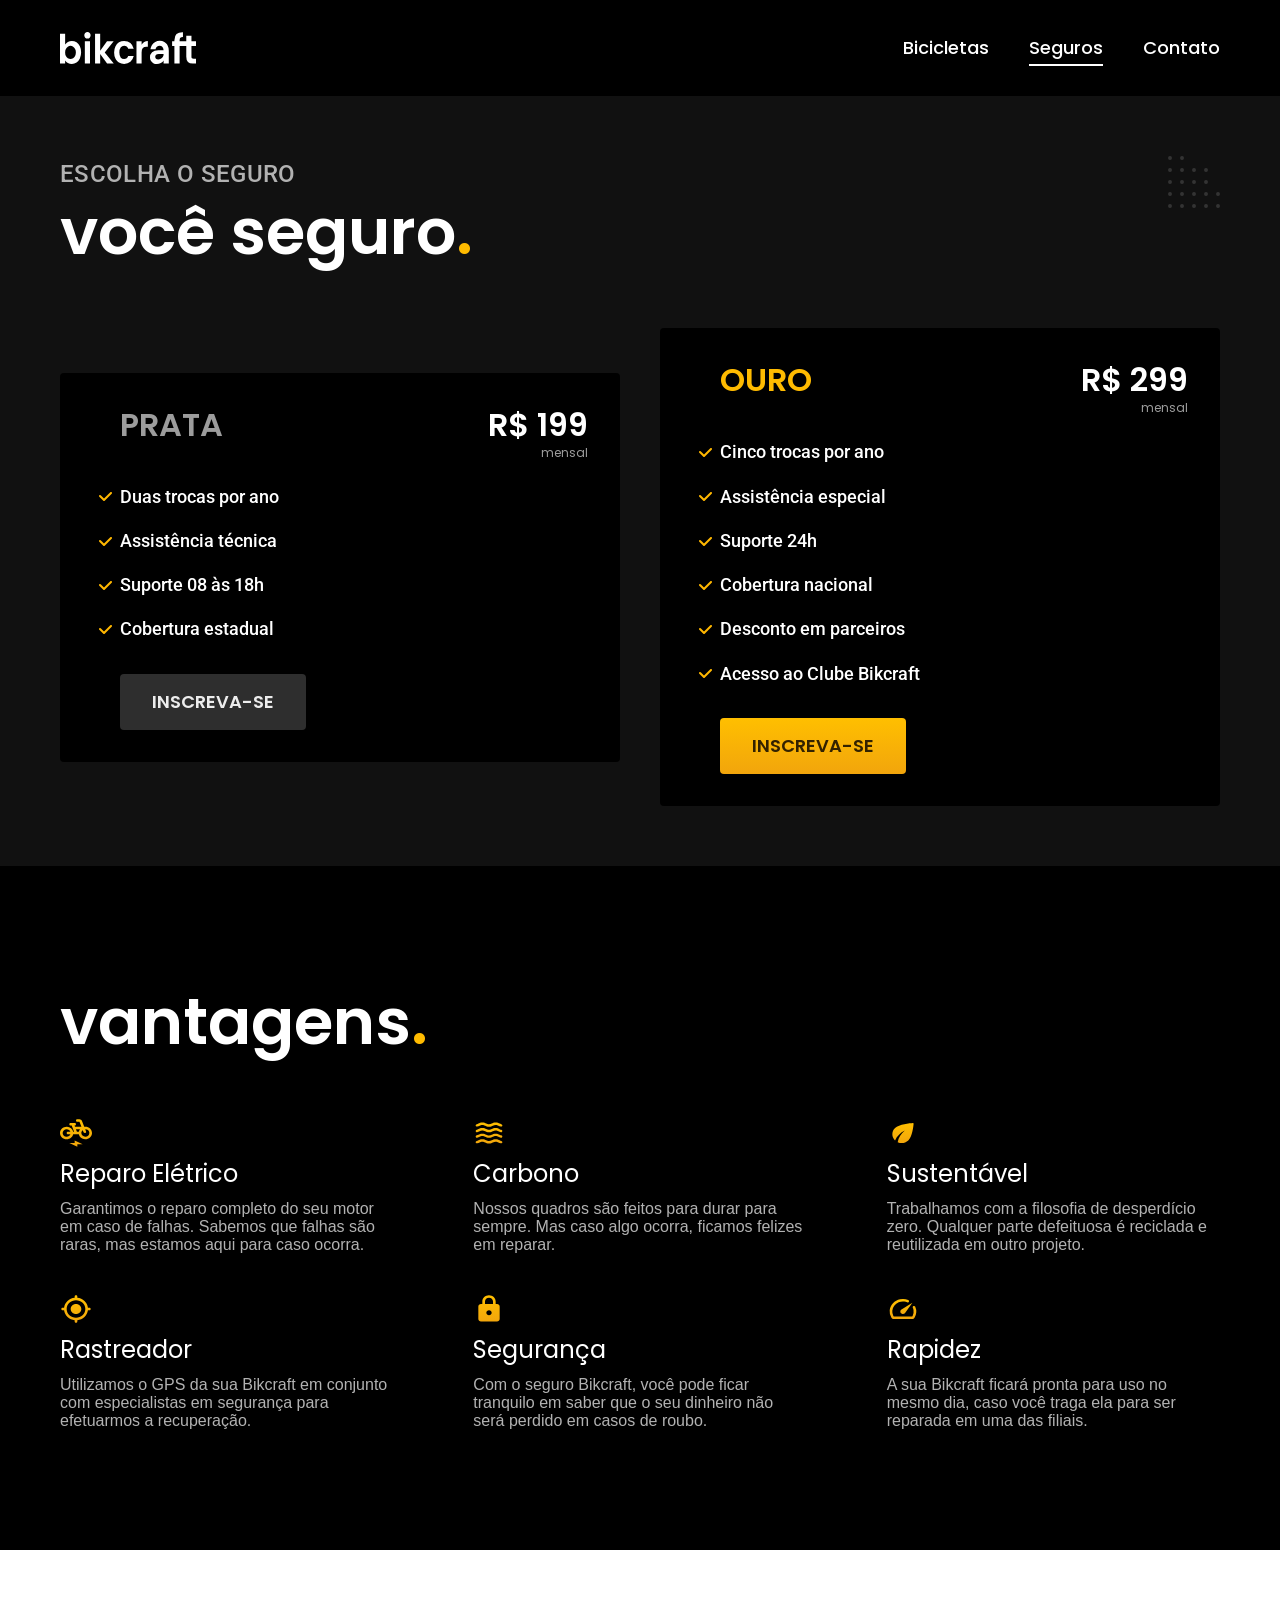
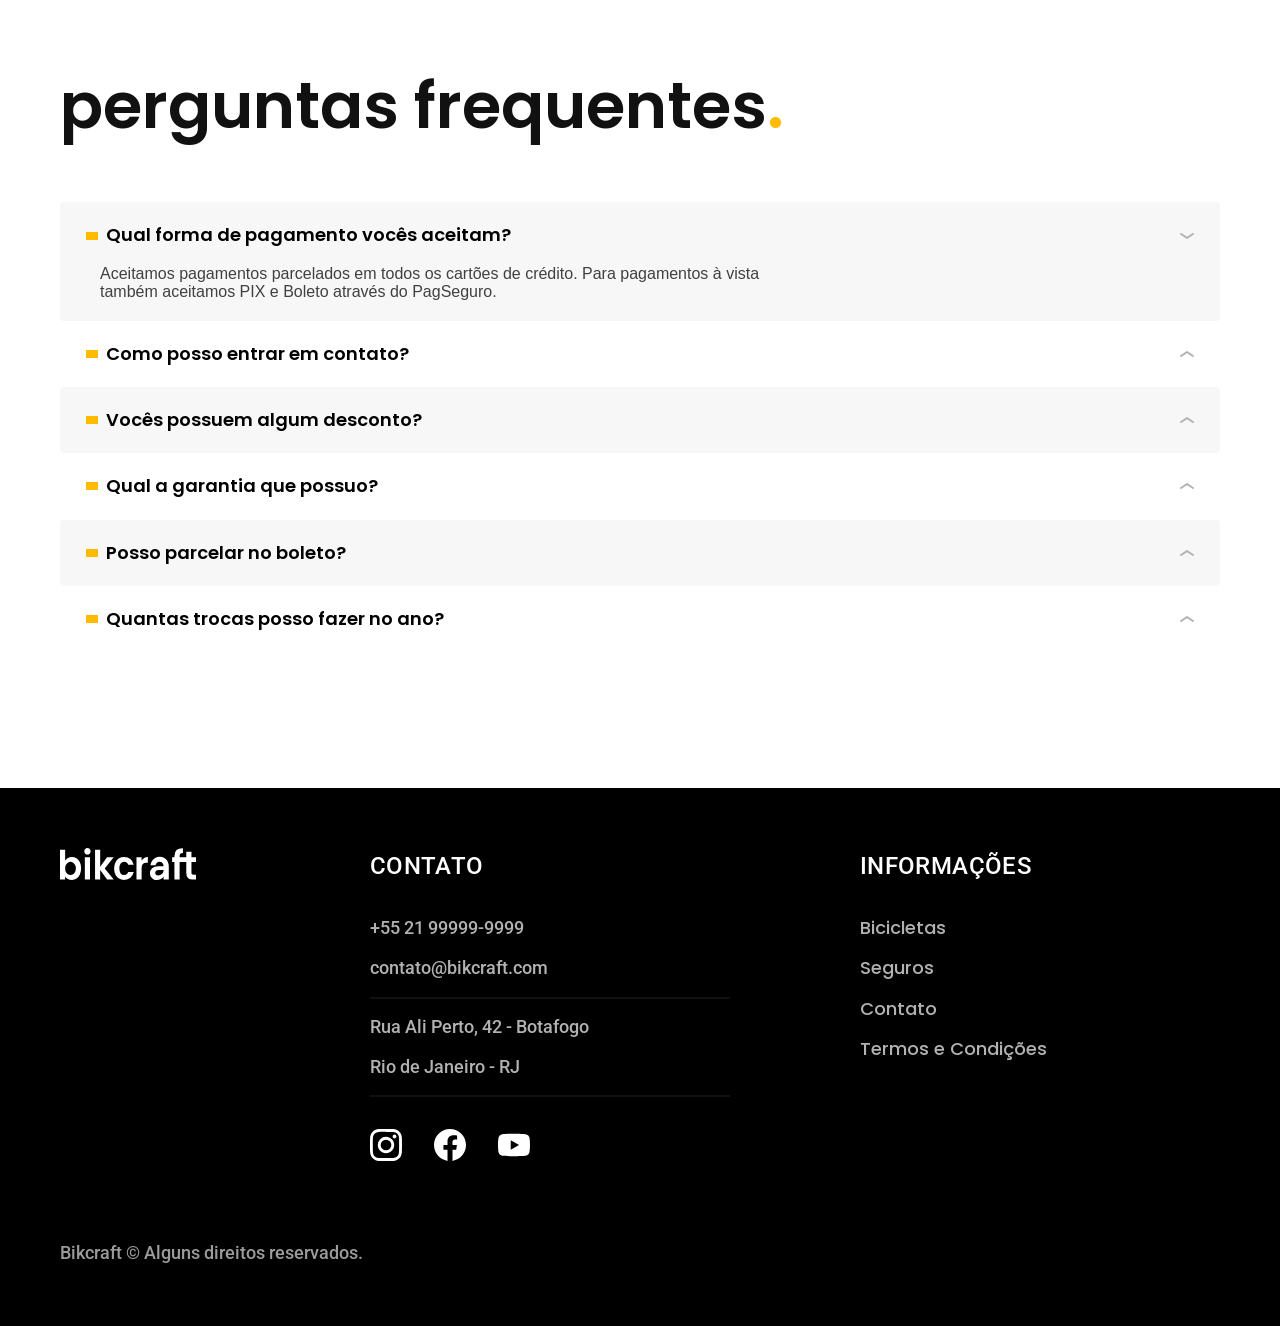
<file: seguros.html>
<!DOCTYPE html>
<html lang="pt-br">
<head>
    <meta charset="UTF-8">
    <meta name="viewport" content="width=device-width, initial-scale=1.0">
    <link rel="shortcut icon" href="./img/favicon.svg" type="image/x-icon">
    <title>Seguros | Bikcraft</title>
    <meta name="description" content="Termos e condições.">
    
    <link rel="preload" href="./css/style.min.css" as="style">
    <link rel="stylesheet" href="./css/style.min.css">

    <link rel="preconnect" href="https://fonts.googleapis.com">
    <link rel="preconnect" href="https://fonts.gstatic.com" crossorigin>
    <link href="https://fonts.googleapis.com/css2?family=Merriweather:ital,opsz,wght@1,18..144,900&family=Poppins:wght@400;600&family=Roboto:wght@100..900&display=swap" rel="stylesheet">
    <script>
        document.documentElement.classList.add('js');
    </script>
</head>

<body id="seguros">
    <header class="header-bg">
        <div class="container header">
            <a href="./">
                <img src="img/bikcraft.svg" alt="Bikcraft">
            </a>

            <nav aria-label="primaria">
                <ul class="header-menu font-1-m color-0">
                    <li><a href="./bicicletas.html">Bicicletas</a></li>
                    <li><a href="./seguros.html">Seguros</a></li>
                    <li><a href="./contato.html">Contato</a></li>
                </ul>
            </nav>
        </div>
    </header>

    <main class="assurance-bg">
        <div class="title-bg">
            <div class="container title">
                <p class="font-2-l-b color-5">Escolha o seguro</p>
                <h1 class="font-1-xxl color-0">você seguro<span class="color-p1">.</span></h1>
            </div>
        </div>

        <div class="container assurance">
            <div class="assurance-item fadeInLeft" data-anime="200">
                <h3 class="font-1-xl color-6">PRATA</h3>
                <span class="font-1-xl color-0">R$ 199 <span class="font-1-xs color-6">mensal</span></span>

                <ul class="font-2-m color-0">
                    <li>Duas trocas por ano</li>
                    <li>Assistência técnica</li>
                    <li>Suporte 08 às 18h</li>
                    <li>Cobertura estadual</li>
                </ul>

                <a class="btn btn-variant" href="./orcamento.html?tipo=seguro&produto=prata">Inscreva-se</a>
            </div>

            <div class="assurance-item fadeInRight" data-anime="400">
                <h3 class="font-1-xl color-p1">OURO</h3>
                <span class="font-1-xl color-0">R$ 299 <span class="font-1-xs color-6">mensal</span></span>

                <ul class="font-2-m color-0">
                    <li>Cinco trocas por ano</li>
                    <li>Assistência especial</li>
                    <li>Suporte 24h</li>
                    <li>Cobertura nacional</li>
                    <li>Desconto em parceiros</li>
                    <li>Acesso ao Clube Bikcraft</li>
                </ul>

                <a class="btn" href="./orcamento.html?tipo=seguro&produto=ouro">Inscreva-se</a>
            </div>
        </div>   
    </main>

    <article class="advantages-bg">
        <div class="advantages container">
            <h2 class="font-1-xxl color-0">vantagens<span class="color-p1">.</span></h2>

            <ul>
                <li>
                    <img src="./img/icons/eletrica.svg" alt="">
                    <h3 class="font-1-l color-0">Reparo Elétrico</h3>
                    <p class="font-2-s color-5">Garantimos o reparo completo do seu motor em caso de falhas. Sabemos que falhas são raras, mas estamos aqui para caso ocorra.</p>
                </li>
                <li>
                    <img src="./img/icons/carbono.svg" alt="">
                    <h3 class="font-1-l color-0">Carbono</h3>
                    <p class="font-2-s color-5">Nossos quadros são feitos para durar para sempre. Mas caso algo ocorra, ficamos felizes em reparar.</p>
                </li>
                <li>
                    <img src="./img/icons/sustentavel.svg" alt="">
                    <h3 class="font-1-l color-0">Sustentável</h3>
                    <p class="font-2-s color-5">Trabalhamos com a filosofia de desperdício zero. Qualquer parte defeituosa é reciclada e reutilizada em outro projeto.</p>
                </li>
                <li>
                    <img src="./img/icons/rastreador.svg" alt="">
                    <h3 class="font-1-l color-0">Rastreador</h3>
                    <p class="font-2-s color-5">Utilizamos o GPS da sua Bikcraft em conjunto com especialistas em segurança para efetuarmos a recuperação.</p>
                </li>
                <li>
                    <img src="./img/icons/seguro.svg" alt="">
                    <h3 class="font-1-l color-0">Segurança</h3>
                    <p class="font-2-s color-5">Com o seguro Bikcraft, você pode ficar tranquilo em saber que o seu dinheiro não será perdido em casos de roubo.</p>
                </li>
                <li>
                    <img src="./img/icons/velocidade.svg" alt="">
                    <h3 class="font-1-l color-0">Rapidez</h3>
                    <p class="font-2-s color-5">A sua Bikcraft ficará pronta para uso no mesmo dia, caso você traga ela para ser reparada em uma das filiais.</p>
                </li>
            </ul>
        </div>
    </article>

    <article class="container qa">
        <h2 class="font-1-xxl">perguntas frequentes<span class="color-p1">.</span></h2>

        <dl>
            <div>
                <dt><button class="font-1-m-b" aria-controls="pergunta1"  aria-expanded="true">Qual forma de pagamento vocês aceitam?</button></dt>
                <dd id="pergunta1" class="font-2-s color-9 active">Aceitamos pagamentos parcelados em todos os cartões de crédito. Para pagamentos à vista também aceitamos PIX e Boleto através do PagSeguro.</dd>
            </div>
            <div>
                <dt><button class="font-1-m-b" aria-controls="pergunta2"  aria-expanded="false">Como posso entrar em contato?</button></dt>
                <dd id="pergunta2" class="font-2-s color-9">Aceitamos pagamentos parcelados em todos os cartões de crédito. Para pagamentos à vista também aceitamos PIX e Boleto através do PagSeguro.</dd>
            </div>
            <div>
                <dt><button class="font-1-m-b" aria-controls="pergunta3"  aria-expanded="false">Vocês possuem algum desconto?</button></dt>
                <dd id="pergunta3" class="font-2-s color-9">Aceitamos pagamentos parcelados em todos os cartões de crédito. Para pagamentos à vista também aceitamos PIX e Boleto através do PagSeguro.</dd>
            </div>
            <div>
                <dt><button class="font-1-m-b" aria-controls="pergunta4"  aria-expanded="false">Qual a garantia que possuo?</button></dt>
                <dd id="pergunta4" class="font-2-s color-9">Aceitamos pagamentos parcelados em todos os cartões de crédito. Para pagamentos à vista também aceitamos PIX e Boleto através do PagSeguro.</dd>
            </div>
            <div>
                <dt><button class="font-1-m-b" aria-controls="pergunta5"  aria-expanded="false">Posso parcelar no boleto?</button></dt>
                <dd id="pergunta5" class="font-2-s color-9">Aceitamos pagamentos parcelados em todos os cartões de crédito. Para pagamentos à vista também aceitamos PIX e Boleto através do PagSeguro.</dd>
            </div>
            <div>
                <dt><button class="font-1-m-b" aria-controls="pergunta6"  aria-expanded="false">Quantas trocas posso fazer no ano?</button></dt>
                <dd id="pergunta6" class="font-2-s color-9">Aceitamos pagamentos parcelados em todos os cartões de crédito. Para pagamentos à vista também aceitamos PIX e Boleto através do PagSeguro.</dd>
            </div>
        </dl>
    </article>

    <footer class="footer-bg">
        <div class="footer container">
            <img src="./img/bikcraft.svg" alt="Bikcraft">
            <div class="footer-coms">
                <h3 class="font-2-l-b color-0">Contato</h3>
                <ul class="font-2-m color-5">
                    <li><a href="tel:+5521999999999">+55 21 99999-9999</a></li>
                    <li><a href="mailto:contato@bikcraft.com">contato@bikcraft.com</a></li>
                    <li>Rua Ali Perto, 42 - Botafogo</li>
                    <li>Rio de Janeiro - RJ</li>
                </ul>
                <div class="footer-media">
                    <a href="./">
                        <img src="./img/social-media/instagram.svg" alt="Instagram">
                    </a>
                    <a href="./">
                        <img src="./img/social-media/facebook.svg" alt="Facebook">
                    </a>
                    <a href="./">
                        <img src="./img/social-media/youtube.svg" alt="Youtube">
                    </a>
                </div>
            </div>
            <div class="footer-info">
                <h3 class="font-2-l-b color-0">Informações</h3>
                <nav>
                    <ul class="font-1-m color-5">
                        <li><a href="./bicicletas.html">Bicicletas</a></li>
                        <li><a href="./seguros.html">Seguros</a></li>
                        <li><a href="./contato.html">Contato</a></li>
                        <li><a href="./termos.html">Termos e Condições</a></li>
                    </ul>
                </nav>
            </div>
            <p class="font-2-m color-6 footer-copy">Bikcraft © Alguns direitos reservados.</p>
        </div>
    </footer>
    <script src="./js/plugins/simple-anime.js"></script>
    <script src="./js/script.js"></script>
</body>
</html>
</file>
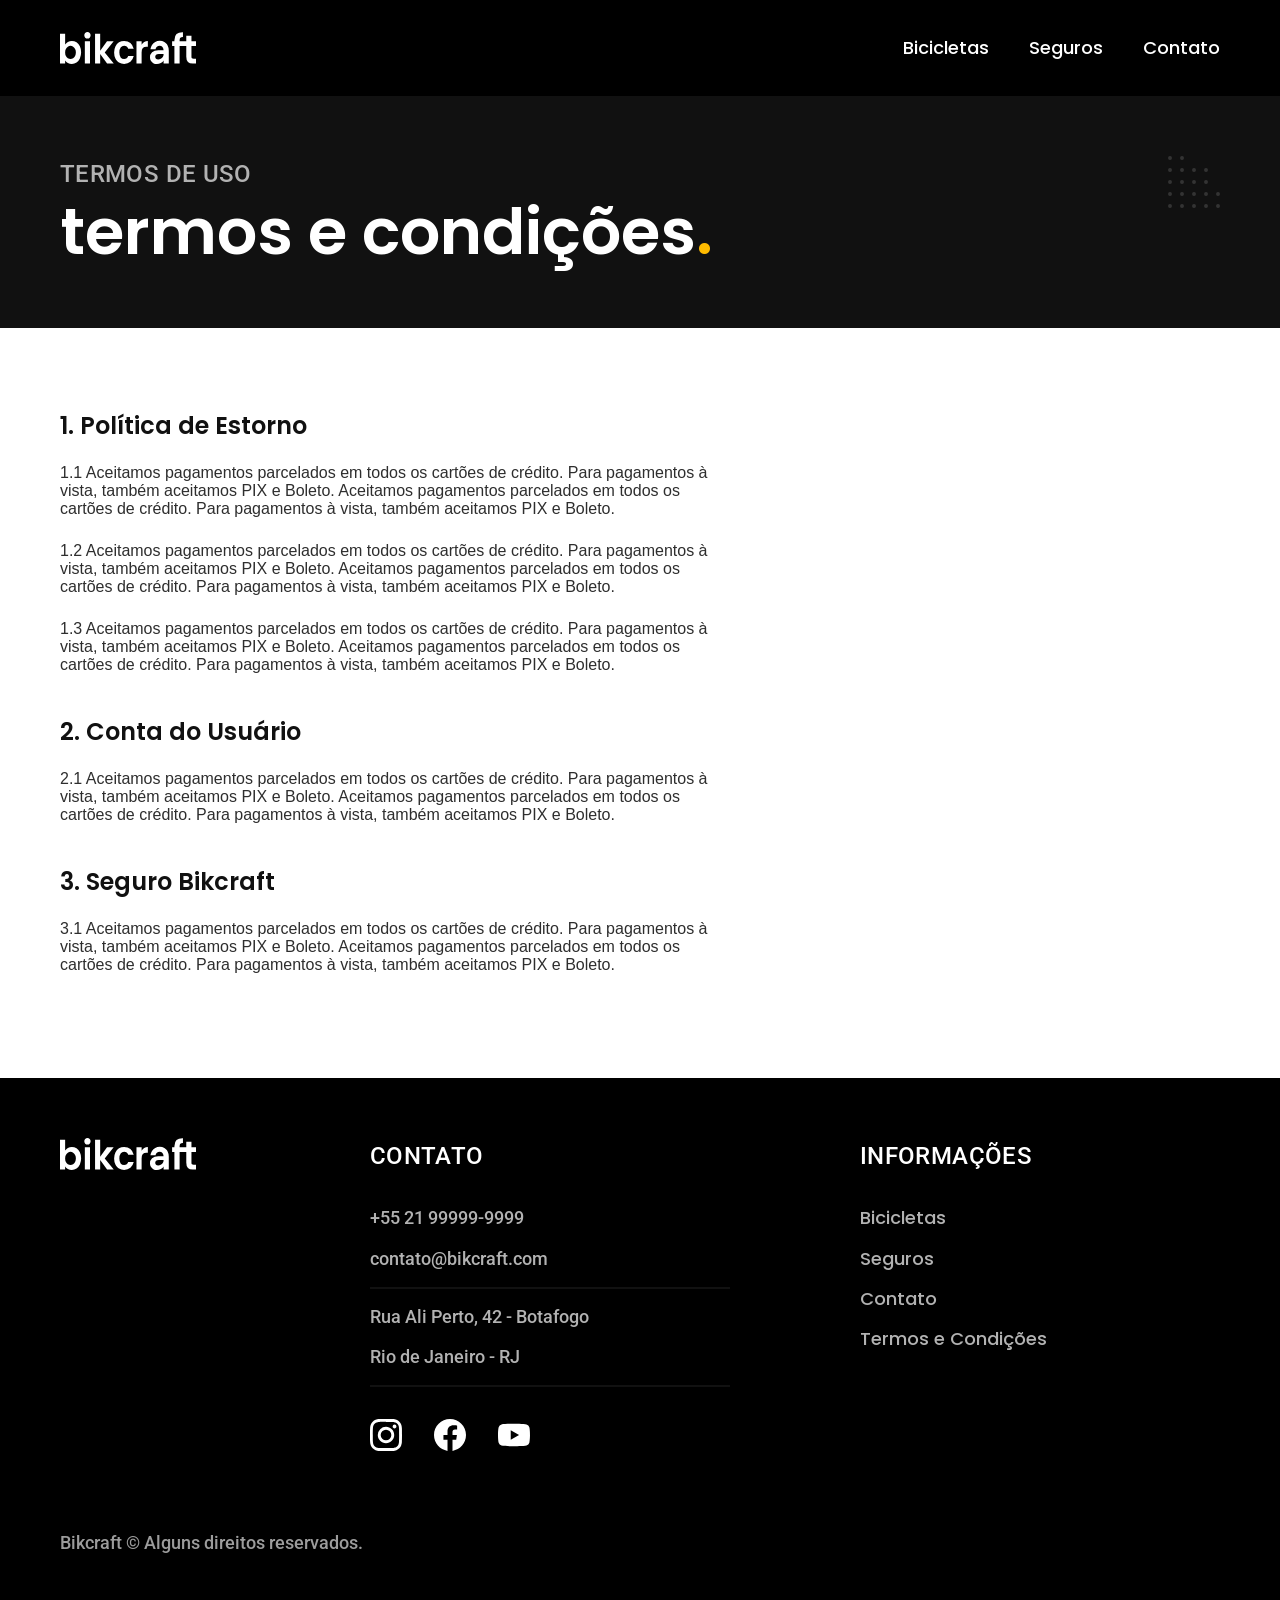
<file: termos.html>
<!DOCTYPE html>
<html lang="pt-br">
<head>
    <meta charset="UTF-8">
    <meta name="viewport" content="width=device-width, initial-scale=1.0">
    <link rel="shortcut icon" href="./img/favicon.svg" type="image/x-icon">
    <title>Termos e Condições | Bikcraft</title>
    <meta name="description" content="Termos e condições.">
    
    <link rel="preload" href="./css/style.min.css" as="style">
    <link rel="stylesheet" href="./css/style.min.css">

    <link rel="preconnect" href="https://fonts.googleapis.com">
    <link rel="preconnect" href="https://fonts.gstatic.com" crossorigin>
    <link href="https://fonts.googleapis.com/css2?family=Merriweather:ital,opsz,wght@1,18..144,900&family=Poppins:wght@400;600&family=Roboto:wght@100..900&display=swap" rel="stylesheet">
    <script>
        document.documentElement.classList.add('js');
    </script>
</head>

<body id="termos">
    <header class="header-bg">
        <div class="container header">
            <a href="./">
                <img src="img/bikcraft.svg" alt="Bikcraft">
            </a>

            <nav aria-label="primaria">
                <ul class="header-menu font-1-m color-0">
                    <li><a href="./bicicletas.html">Bicicletas</a></li>
                    <li><a href="./seguros.html">Seguros</a></li>
                    <li><a href="./contato.html">Contato</a></li>
                </ul>
            </nav>
        </div>
    </header>

    <main>
        <div class="title-bg">
            <div class="container title">
                <p class="font-2-l-b color-5">Termos de uso</p>
                <h1 class="font-1-xxl color-0">termos e condições<span class="color-p1">.</span></h1>
            </div>
        </div>

        <div class="termos font-2-s color-10 container">
            <h2 class="font-1-l color-11">1. Política de Estorno</h2>
            <p>1.1 Aceitamos pagamentos parcelados em todos os cartões de crédito. Para pagamentos à vista, também aceitamos PIX e Boleto. Aceitamos pagamentos parcelados em todos os cartões de crédito. Para pagamentos à vista, também aceitamos PIX e Boleto.</p>
            <p>1.2 Aceitamos pagamentos parcelados em todos os cartões de crédito. Para pagamentos à vista, também aceitamos PIX e Boleto. Aceitamos pagamentos parcelados em todos os cartões de crédito. Para pagamentos à vista, também aceitamos PIX e Boleto.</p>
            <p>1.3 Aceitamos pagamentos parcelados em todos os cartões de crédito. Para pagamentos à vista, também aceitamos PIX e Boleto. Aceitamos pagamentos parcelados em todos os cartões de crédito. Para pagamentos à vista, também aceitamos PIX e Boleto.</p>

            <h2 class="font-1-l color-11">2. Conta do Usuário</h2>
            <p>2.1 Aceitamos pagamentos parcelados em todos os cartões de crédito. Para pagamentos à vista, também aceitamos PIX e Boleto. Aceitamos pagamentos parcelados em todos os cartões de crédito. Para pagamentos à vista, também aceitamos PIX e Boleto.</p>

            <h2 class="font-1-l color-11">3. Seguro Bikcraft</h2>
            <p>3.1 Aceitamos pagamentos parcelados em todos os cartões de crédito. Para pagamentos à vista, também aceitamos PIX e Boleto. Aceitamos pagamentos parcelados em todos os cartões de crédito. Para pagamentos à vista, também aceitamos PIX e Boleto.</p>

        </div>
    </main>

    <footer class="footer-bg">
        <div class="footer container">
            <img src="./img/bikcraft.svg" alt="Bikcraft">
            <div class="footer-coms">
                <h3 class="font-2-l-b color-0">Contato</h3>
                <ul class="font-2-m color-5">
                    <li><a href="tel:+5521999999999">+55 21 99999-9999</a></li>
                    <li><a href="mailto:contato@bikcraft.com">contato@bikcraft.com</a></li>
                    <li>Rua Ali Perto, 42 - Botafogo</li>
                    <li>Rio de Janeiro - RJ</li>
                </ul>
                <div class="footer-media">
                    <a href="./">
                        <img src="./img/social-media/instagram.svg" alt="Instagram">
                    </a>
                    <a href="./">
                        <img src="./img/social-media/facebook.svg" alt="Facebook">
                    </a>
                    <a href="./">
                        <img src="./img/social-media/youtube.svg" alt="Youtube">
                    </a>
                </div>
            </div>
            <div class="footer-info">
                <h3 class="font-2-l-b color-0">Informações</h3>
                <nav>
                    <ul class="font-1-m color-5">
                        <li><a href="./bicicletas.html">Bicicletas</a></li>
                        <li><a href="./seguros.html">Seguros</a></li>
                        <li><a href="./contato.html">Contato</a></li>
                        <li><a href="./termos.html">Termos e Condições</a></li>
                    </ul>
                </nav>
            </div>
            <p class="font-2-m color-6 footer-copy">Bikcraft © Alguns direitos reservados.</p>
        </div>
    </footer>
    <script src="./js/script.js"></script>
</body>
</html>
</file>
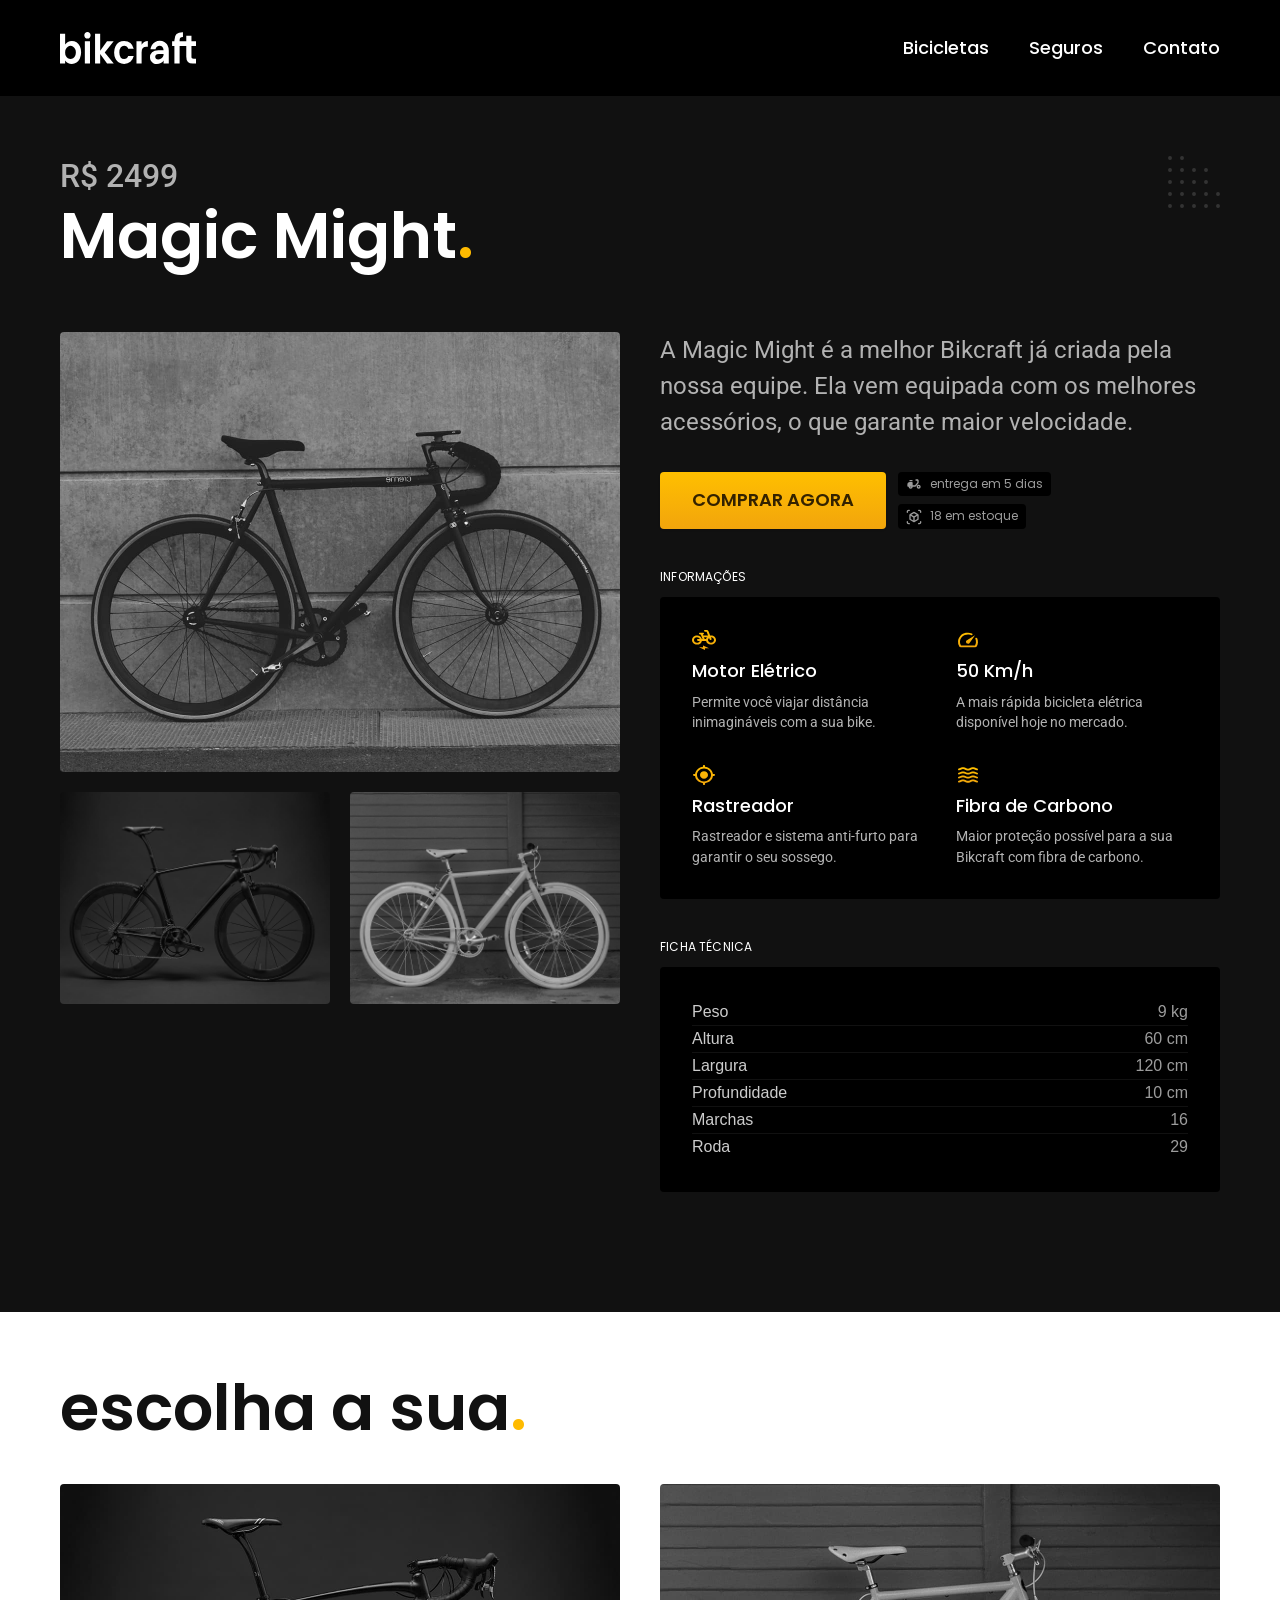
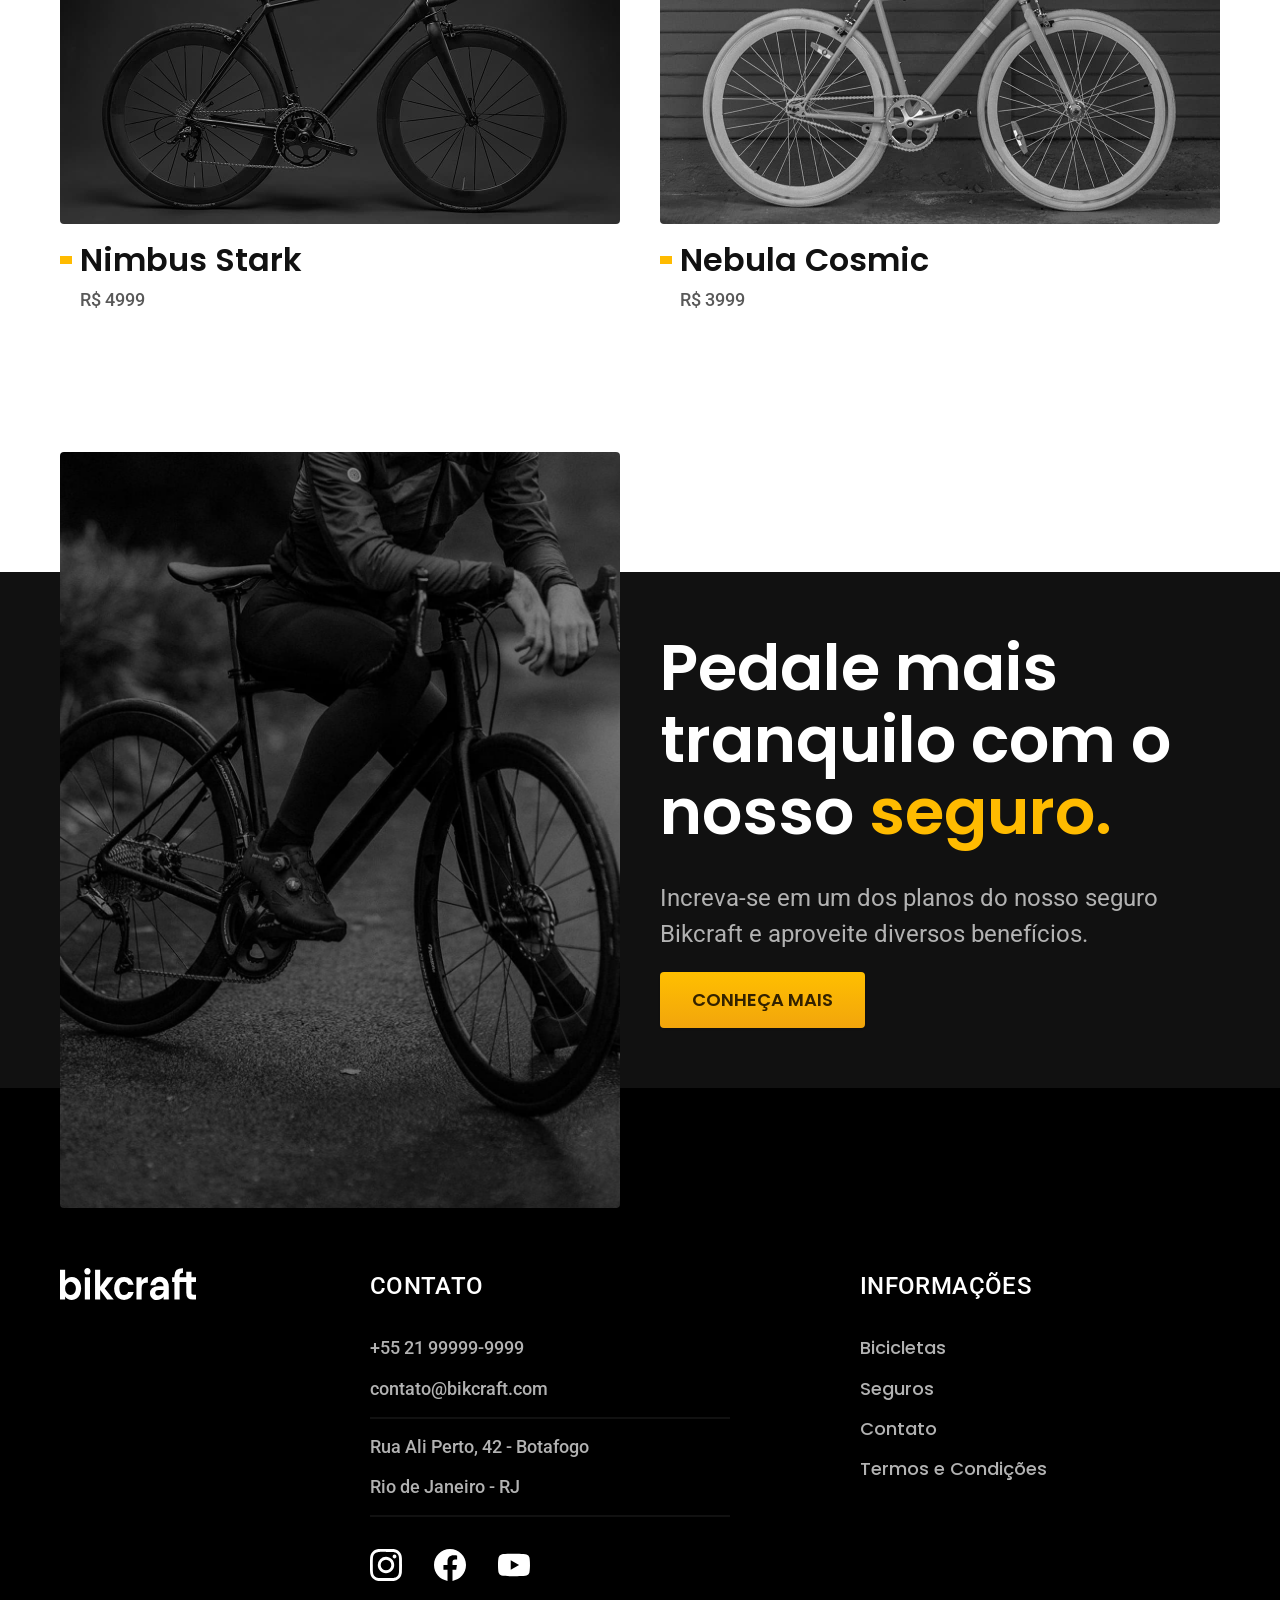
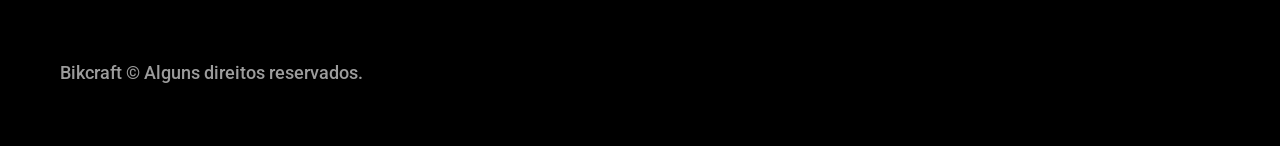
<file: bicicletas/magic.html>
<!DOCTYPE html>
<html lang="pt-br">
<head>
    <meta charset="UTF-8">
    <meta name="viewport" content="width=device-width, initial-scale=1.0">
    <link rel="shortcut icon" href="../img/favicon.svg" type="image/x-icon">
    <title>Magic Might | Bikcraft</title>
    <meta name="description" content="Termos e condições.">
    <link rel="stylesheet" href="../css/style.min.css">

    <link rel="preconnect" href="https://fonts.googleapis.com">
    <link rel="preconnect" href="https://fonts.gstatic.com" crossorigin>
    <link href="https://fonts.googleapis.com/css2?family=Merriweather:ital,opsz,wght@1,18..144,900&family=Poppins:wght@400;600&family=Roboto:wght@100..900&display=swap" rel="stylesheet">
    <script>
        document.documentElement.classList.add('js');
    </script>
</head>

<body id="magic">
    <header class="header-bg">
        <div class="container header">
            <a href="../">
                <img src="../img/bikcraft.svg" alt="Bikcraft">
            </a>

            <nav aria-label="primaria">
                <ul class="header-menu font-1-m color-0">
                    <li><a href="../bicicletas.html">Bicicletas</a></li>
                    <li><a href="../seguros.html">Seguros</a></li>
                    <li><a href="../contato.html">Contato</a></li>
                </ul>
            </nav>
        </div>
    </header>

    <main class="title-bg">
        <div>
            <div class="container title">
                <p class="font-2-xl color-5">R$ 2499</p>
                <h1 class="font-1-xxl color-0">Magic Might<span class="color-p1">.</span></h1>
            </div>
        </div>
        <div class="bike container">
            <div class="bike-imgs">
                <img src="../img/bike/nimbus2.jpg" alt="">
                <img src="../img/bike/nimbus1.jpg" alt="">
                <img src="../img/bike/nimbus3.jpg" alt="">
            </div>
            <div class="bike-content">
                <p class="font-2-l color-5">A Magic Might é a melhor Bikcraft já criada pela nossa equipe. Ela vem equipada com os melhores acessórios, o que garante maior velocidade.</p>

                <div class="bike-action">
                    <a class="btn" href="../orcamento.html?tipo=bikcraft&produto=magic">Comprar agora</a>
                    <span class="font-1-xs color-6"><img src="../img/icons/entrega.svg" alt="">entrega em 5 dias</span>
                    <span class="font-1-xs color-6"><img src="../img/icons/estoque.svg" alt="">18 em estoque</span>
                </div>
            
                <h2 class="font-1-xs color-0">Informações</h2>
                <ul class="bike-info">
                    <li>
                        <img src="../img/icons/eletrica.svg" alt="">
                        <h3 class="font-1-m color-0">Motor Elétrico</h3>
                        <p class="font-2-xs color-5">Permite você viajar distância inimagináveis com a sua bike.</p>
                    </li>
                    <li>
                        <img src="../img/icons/velocidade.svg" alt="">
                        <h3 class="font-1-m color-0">50 Km/h</h3>
                        <p class="font-2-xs color-5">A mais rápida bicicleta elétrica disponível hoje no mercado.</p>
                    </li>
                    <li>
                        <img src="../img/icons/rastreador.svg" alt="">
                        <h3 class="font-1-m color-0">Rastreador</h3>
                        <p class="font-2-xs color-5">Rastreador e sistema anti-furto para garantir o seu sossego.</p>
                    </li>
                    <li>
                        <img src="../img/icons/carbono.svg" alt="">
                        <h3 class="font-1-m color-0">Fibra de Carbono</h3>
                        <p class="font-2-xs color-5">Maior proteção possível para a sua Bikcraft com fibra de carbono.</p>
                    </li>
                </ul>
                <h2 class="font-1-xs color-0">Ficha Técnica</h2>
                <ul class="bike-feat font-2-x color-4">
                    <li>Peso <span>9 kg</span></li>
                    <li>Altura <span>60 cm</span></li>
                    <li>Largura <span>120 cm</span></li>
                    <li>Profundidade <span>10 cm</span></li>
                    <li>Marchas <span>16</span></li>
                    <li>Roda <span>29</span></li>
                </ul>
            </div>
        </div>        
    </main>

    <article class="bikes-list container">        
        <h2 class="font-1-xxl">escolha a sua<span class="color-p1">.</span></h2>

        <ul>
            <li>
                <a href="./nimbus.html">
                    <img src="../img/bikes/nimbus.jpg" alt="Bicicleta preta">
                    <h3 class="font-1-xl">Nimbus Stark</h3>
                    <span class="font-2-m color-8">R$ 4999</span>
                </a>
            </li>
            <li>
                <a href="./nebula.html">
                    <img src="../img/bikes/nebula.jpg" alt="Bicicleta preta">
                    <h3 class="font-1-xl">Nebula Cosmic</h3>
                    <span class="font-2-m color-8">R$ 3999</span>
                </a>
            </li>
        </ul>
    </article>

    <article class="seguro-bg">
        <div class="seguro container">
            <div class="seguro-img">
                <img src="../img/photos/insurance.jpg" alt="Pessoa parada em cima de uma bicicleta.">
            </div>
            <div class="seguro-content">
                <h2 class="font-1-xxl color-0">Pedale mais tranquilo com o nosso <span class="color-p1">seguro.</span></h2>
                <p class="font-2-l color-5">Increva-se em um dos planos do nosso seguro Bikcraft e aproveite diversos benefícios.</p>
                <a class="btn" href="../seguros.html">Conheça mais</a>
            </div>
        </div>
    </article>

    <footer class="footer-bg">
        <div class="footer container">
            <img src="../img/bikcraft.svg" alt="Bikcraft">
            <div class="footer-coms">
                <h3 class="font-2-l-b color-0">Contato</h3>
                <ul class="font-2-m color-5">
                    <li><a href="tel:+5521999999999">+55 21 99999-9999</a></li>
                    <li><a href="mailto:contato@bikcraft.com">contato@bikcraft.com</a></li>
                    <li>Rua Ali Perto, 42 - Botafogo</li>
                    <li>Rio de Janeiro - RJ</li>
                </ul>
                <div class="footer-media">
                    <a href="./">
                        <img src="../img/social-media/instagram.svg" alt="Instagram">
                    </a>
                    <a href="./">
                        <img src="../img/social-media/facebook.svg" alt="Facebook">
                    </a>
                    <a href="./">
                        <img src="../img/social-media/youtube.svg" alt="Youtube">
                    </a>
                </div>
            </div>
            <div class="footer-info">
                <h3 class="font-2-l-b color-0">Informações</h3>
                <nav>
                    <ul class="font-1-m color-5">
                        <li><a href="../bicicletas.html">Bicicletas</a></li>
                        <li><a href="../seguros.html">Seguros</a></li>
                        <li><a href="../contato.html">Contato</a></li>
                        <li><a href="../termos.html">Termos e Condições</a></li>
                    </ul>
                </nav>
            </div>
            <p class="font-2-m color-6 footer-copy">Bikcraft © Alguns direitos reservados.</p>
        </div>
    </footer>
    <script src="../js/script.js"></script>
</body>
</html>
</file>
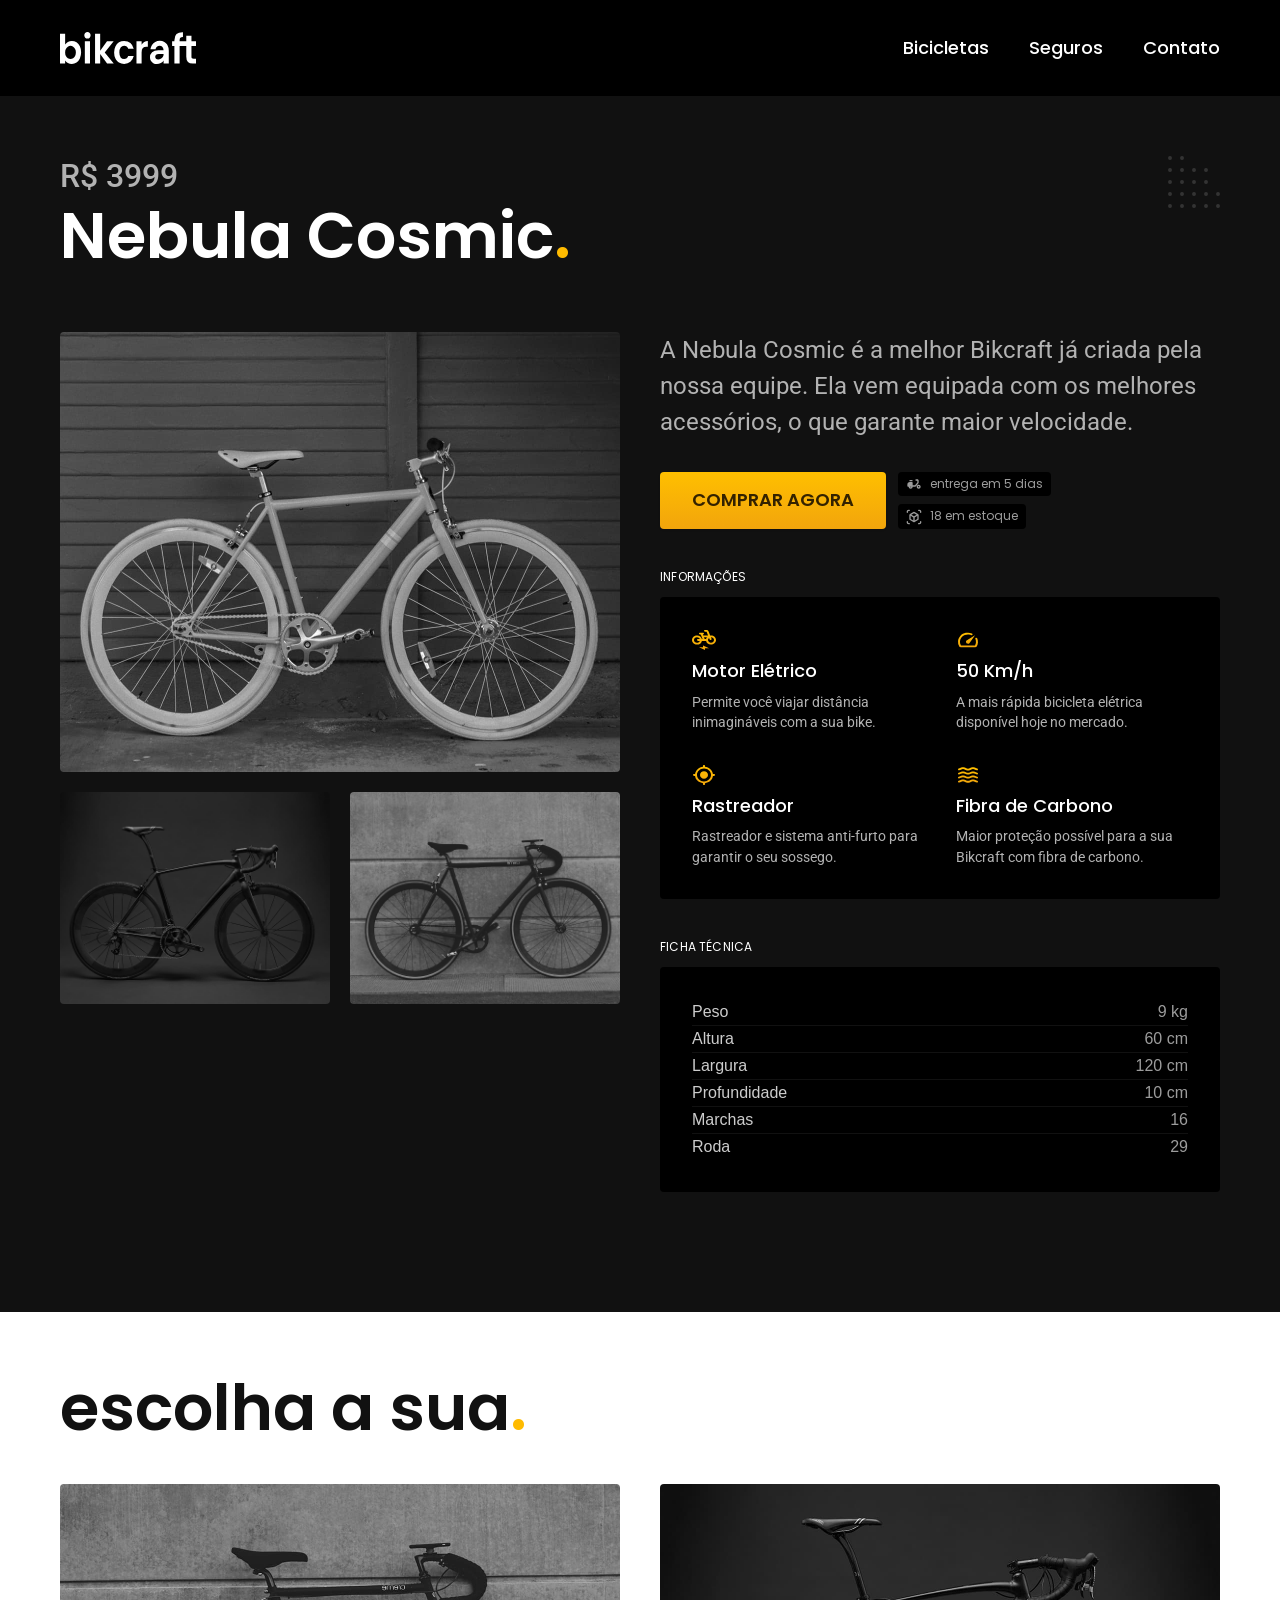
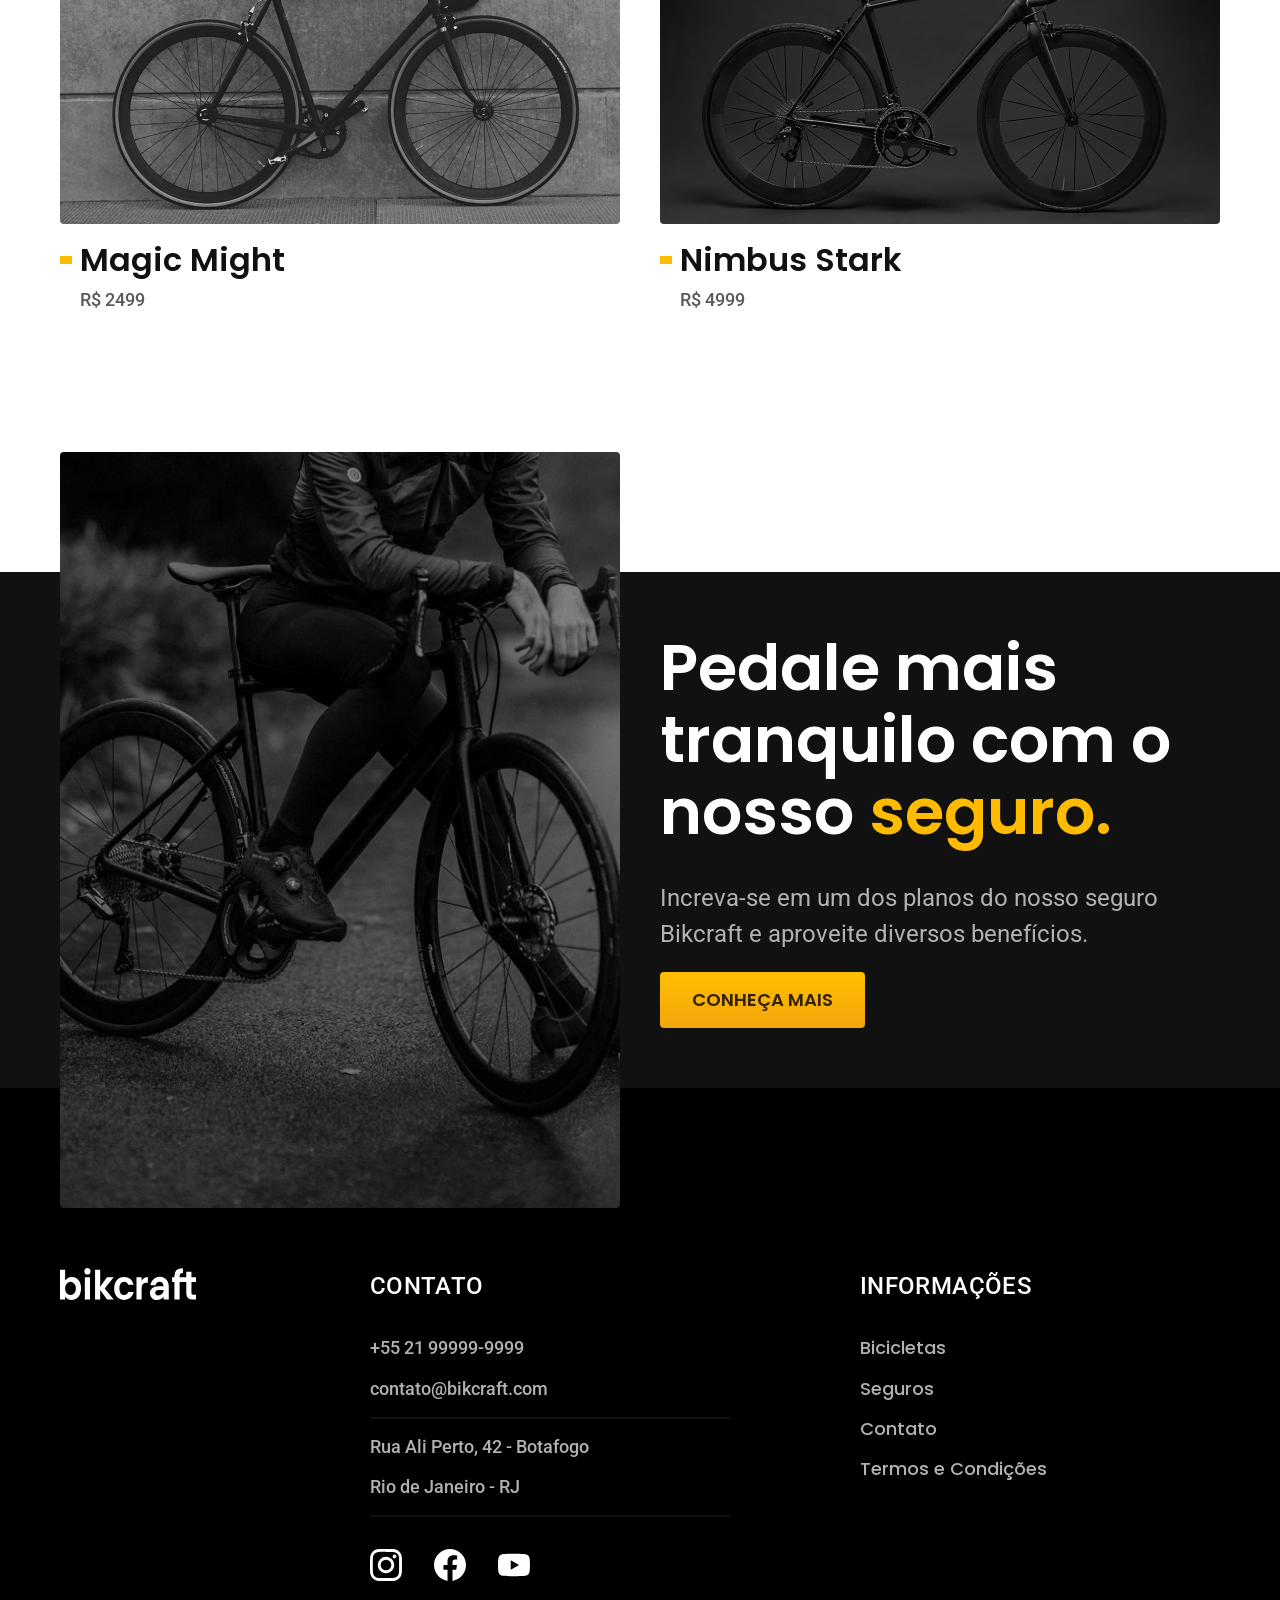
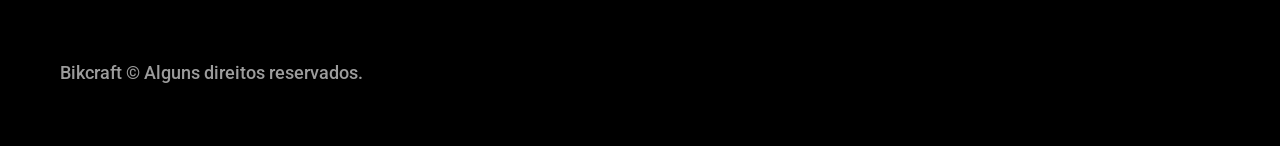
<file: bicicletas/nebula.html>
<!DOCTYPE html>
<html lang="pt-br">
<head>
    <meta charset="UTF-8">
    <meta name="viewport" content="width=device-width, initial-scale=1.0">
    <link rel="shortcut icon" href="../img/favicon.svg" type="image/x-icon">
    <title>Nebula Cosmic | Bikcraft</title>
    <meta name="description" content="Termos e condições.">
    <link rel="stylesheet" href="../css/style.min.css">

    <link rel="preconnect" href="https://fonts.googleapis.com">
    <link rel="preconnect" href="https://fonts.gstatic.com" crossorigin>
    <link href="https://fonts.googleapis.com/css2?family=Merriweather:ital,opsz,wght@1,18..144,900&family=Poppins:wght@400;600&family=Roboto:wght@100..900&display=swap" rel="stylesheet">
    <script>
        document.documentElement.classList.add('js');
    </script>
</head>

<body id="nebula">
    <header class="header-bg">
        <div class="container header">
            <a href="../">
                <img src="../img/bikcraft.svg" alt="Bikcraft">
            </a>

            <nav aria-label="primaria">
                <ul class="header-menu font-1-m color-0">
                    <li><a href="../bicicletas.html">Bicicletas</a></li>
                    <li><a href="../seguros.html">Seguros</a></li>
                    <li><a href="../contato.html">Contato</a></li>
                </ul>
            </nav>
        </div>
    </header>

    <main class="title-bg">
        <div>
            <div class="container title">
                <p class="font-2-xl color-5">R$ 3999</p>
                <h1 class="font-1-xxl color-0">Nebula Cosmic<span class="color-p1">.</span></h1>
            </div>
        </div>
        <div class="bike container">
            <div class="bike-imgs">
                <img src="../img/bike/nimbus3.jpg" alt="">
                <img src="../img/bike/nimbus1.jpg" alt="">
                <img src="../img/bike/nimbus2.jpg" alt="">
            </div>
            <div class="bike-content">
                <p class="font-2-l color-5">A Nebula Cosmic é a melhor Bikcraft já criada pela nossa equipe. Ela vem equipada com os melhores acessórios, o que garante maior velocidade.</p>

                <div class="bike-action">
                    <a class="btn" href="../orcamento.html?tipo=bikcraft&produto=nebula">Comprar agora</a>
                    <span class="font-1-xs color-6"><img src="../img/icons/entrega.svg" alt="">entrega em 5 dias</span>
                    <span class="font-1-xs color-6"><img src="../img/icons/estoque.svg" alt="">18 em estoque</span>
                </div>
            
                <h2 class="font-1-xs color-0">Informações</h2>
                <ul class="bike-info">
                    <li>
                        <img src="../img/icons/eletrica.svg" alt="">
                        <h3 class="font-1-m color-0">Motor Elétrico</h3>
                        <p class="font-2-xs color-5">Permite você viajar distância inimagináveis com a sua bike.</p>
                    </li>
                    <li>
                        <img src="../img/icons/velocidade.svg" alt="">
                        <h3 class="font-1-m color-0">50 Km/h</h3>
                        <p class="font-2-xs color-5">A mais rápida bicicleta elétrica disponível hoje no mercado.</p>
                    </li>
                    <li>
                        <img src="../img/icons/rastreador.svg" alt="">
                        <h3 class="font-1-m color-0">Rastreador</h3>
                        <p class="font-2-xs color-5">Rastreador e sistema anti-furto para garantir o seu sossego.</p>
                    </li>
                    <li>
                        <img src="../img/icons/carbono.svg" alt="">
                        <h3 class="font-1-m color-0">Fibra de Carbono</h3>
                        <p class="font-2-xs color-5">Maior proteção possível para a sua Bikcraft com fibra de carbono.</p>
                    </li>
                </ul>
                <h2 class="font-1-xs color-0">Ficha Técnica</h2>
                <ul class="bike-feat font-2-x color-4">
                    <li>Peso <span>9 kg</span></li>
                    <li>Altura <span>60 cm</span></li>
                    <li>Largura <span>120 cm</span></li>
                    <li>Profundidade <span>10 cm</span></li>
                    <li>Marchas <span>16</span></li>
                    <li>Roda <span>29</span></li>
                </ul>
            </div>
        </div>        
    </main>

    <article class="bikes-list container">        
        <h2 class="font-1-xxl">escolha a sua<span class="color-p1">.</span></h2>

        <ul>
            <li>
                <a href="./magic.html">
                    <img src="../img/bikes/magic.jpg" alt="Bicicleta preta">
                    <h3 class="font-1-xl">Magic Might</h3>
                    <span class="font-2-m color-8">R$ 2499</span>
                </a>
            </li>
            <li>
                <a href="./nimbus.html">
                    <img src="../img/bikes/nimbus.jpg" alt="Bicicleta preta">
                    <h3 class="font-1-xl">Nimbus Stark</h3>
                    <span class="font-2-m color-8">R$ 4999</span>
                </a>
            </li>
        </ul>
    </article>

    <article class="seguro-bg">
        <div class="seguro container">
            <div class="seguro-img">
                <img src="../img/photos/insurance.jpg" alt="Pessoa parada em cima de uma bicicleta.">
            </div>
            <div class="seguro-content">
                <h2 class="font-1-xxl color-0">Pedale mais tranquilo com o nosso <span class="color-p1">seguro.</span></h2>
                <p class="font-2-l color-5">Increva-se em um dos planos do nosso seguro Bikcraft e aproveite diversos benefícios.</p>
                <a class="btn" href="../seguros.html">Conheça mais</a>
            </div>
        </div>
    </article>

    <footer class="footer-bg">
        <div class="footer container">
            <img src="../img/bikcraft.svg" alt="Bikcraft">
            <div class="footer-coms">
                <h3 class="font-2-l-b color-0">Contato</h3>
                <ul class="font-2-m color-5">
                    <li><a href="tel:+5521999999999">+55 21 99999-9999</a></li>
                    <li><a href="mailto:contato@bikcraft.com">contato@bikcraft.com</a></li>
                    <li>Rua Ali Perto, 42 - Botafogo</li>
                    <li>Rio de Janeiro - RJ</li>
                </ul>
                <div class="footer-media">
                    <a href="./">
                        <img src="../img/social-media/instagram.svg" alt="Instagram">
                    </a>
                    <a href="./">
                        <img src="../img/social-media/facebook.svg" alt="Facebook">
                    </a>
                    <a href="./">
                        <img src="../img/social-media/youtube.svg" alt="Youtube">
                    </a>
                </div>
            </div>
            <div class="footer-info">
                <h3 class="font-2-l-b color-0">Informações</h3>
                <nav>
                    <ul class="font-1-m color-5">
                        <li><a href="../bicicletas.html">Bicicletas</a></li>
                        <li><a href="../seguros.html">Seguros</a></li>
                        <li><a href="../contato.html">Contato</a></li>
                        <li><a href="../termos.html">Termos e Condições</a></li>
                    </ul>
                </nav>
            </div>
            <p class="font-2-m color-6 footer-copy">Bikcraft © Alguns direitos reservados.</p>
        </div>
    </footer>
    <script src="../js/script.js"></script>
</body>
</html>
</file>
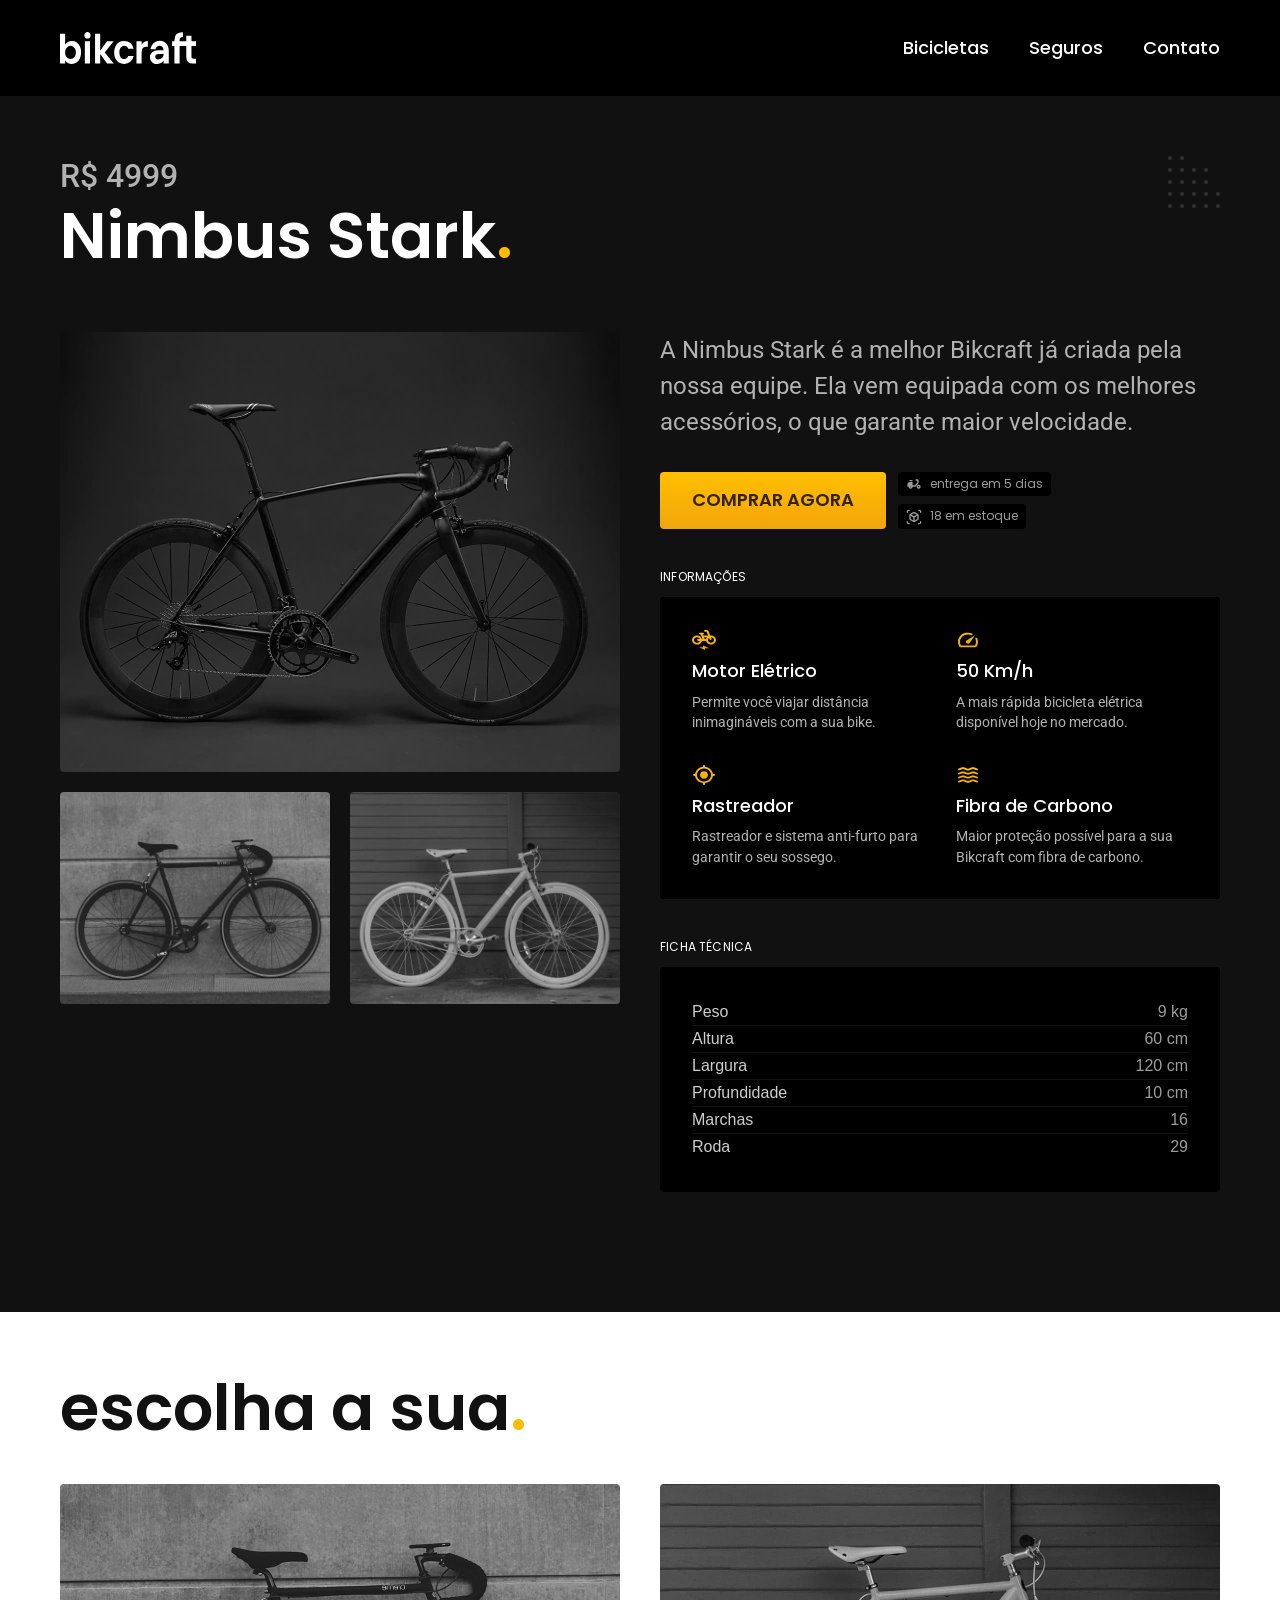
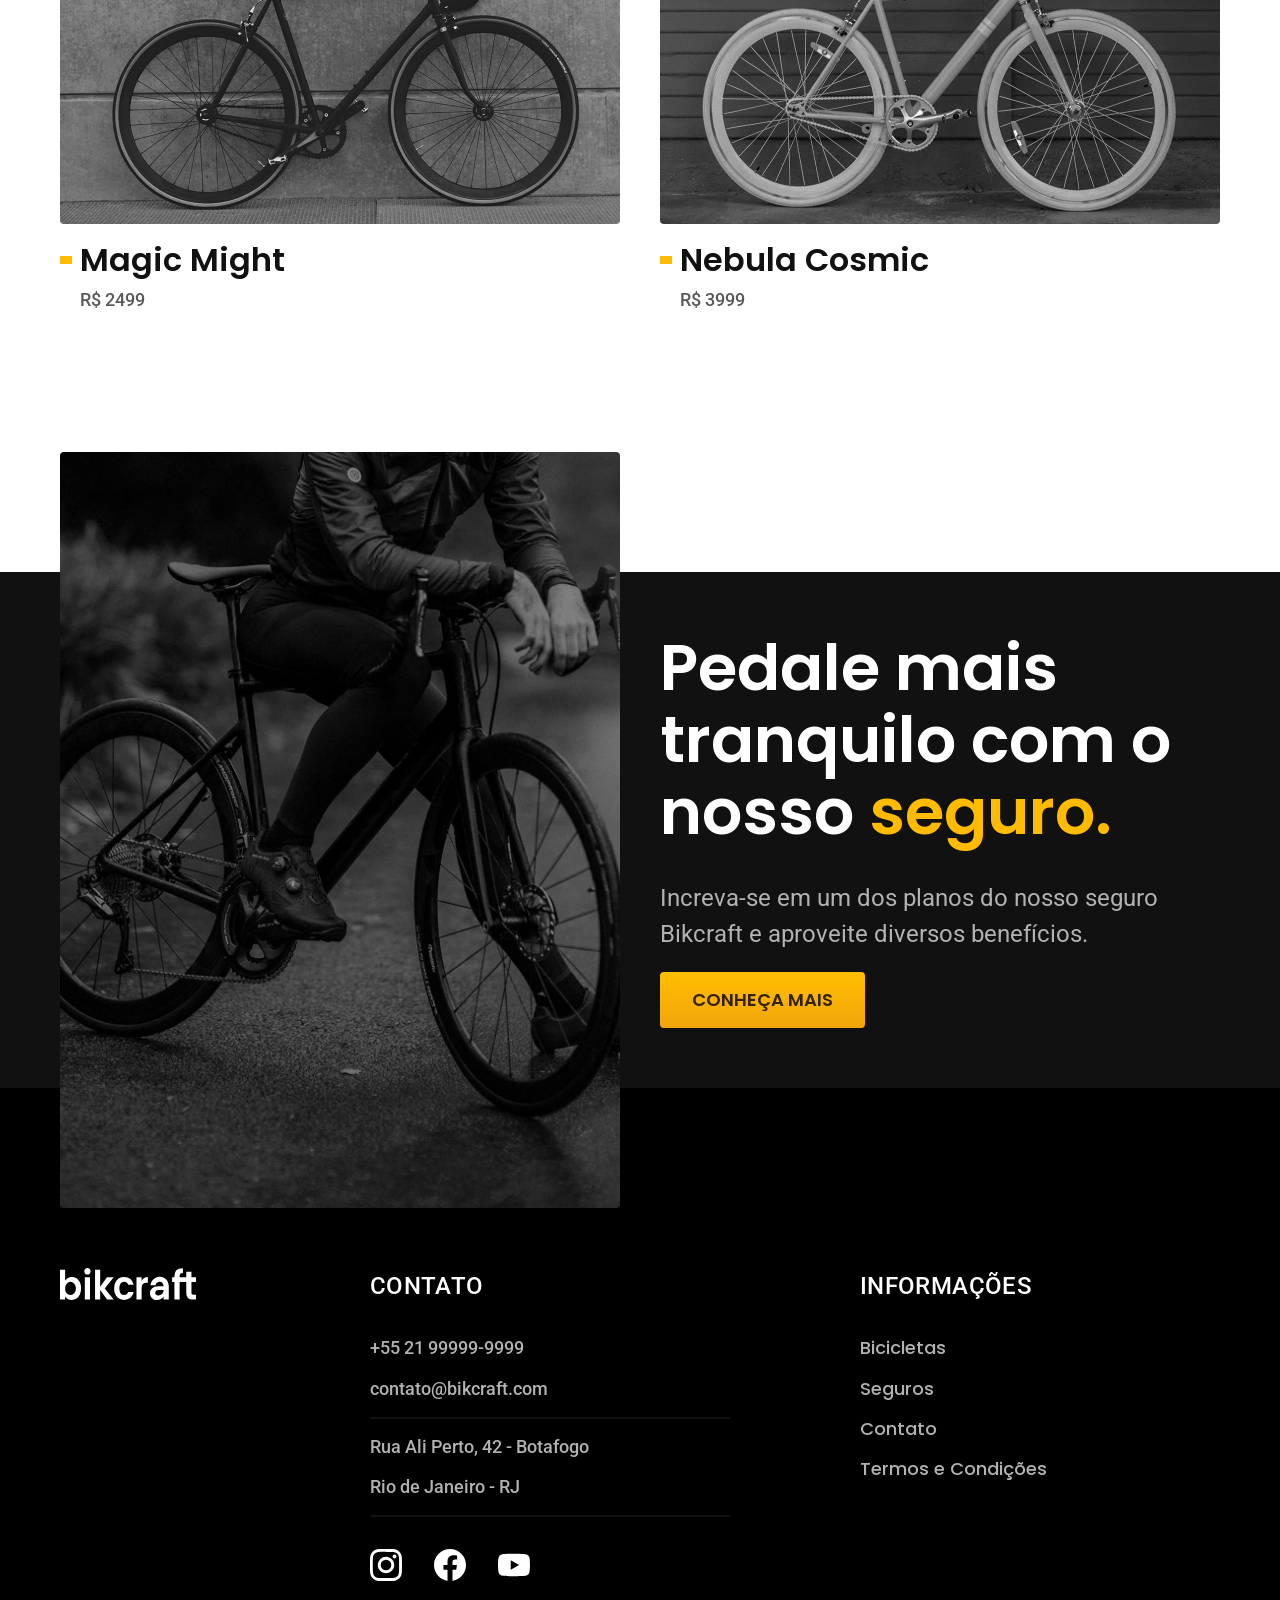
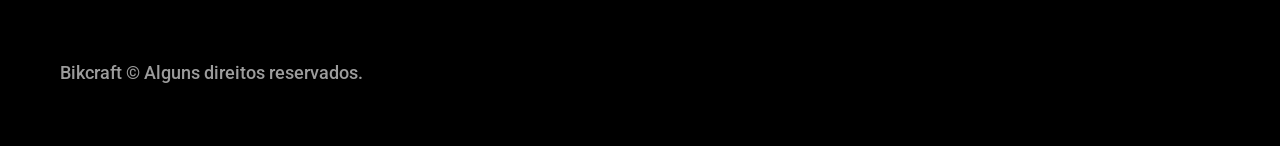
<file: bicicletas/nimbus.html>
<!DOCTYPE html>
<html lang="pt-br">
<head>
    <meta charset="UTF-8">
    <meta name="viewport" content="width=device-width, initial-scale=1.0">
    <link rel="shortcut icon" href="../img/favicon.svg" type="image/x-icon">
    <title>Nimbus Stark | Bikcraft</title>
    <meta name="description" content="Termos e condições.">
    <link rel="stylesheet" href="../css/style.min.css">

    <link rel="preconnect" href="https://fonts.googleapis.com">
    <link rel="preconnect" href="https://fonts.gstatic.com" crossorigin>
    <link href="https://fonts.googleapis.com/css2?family=Merriweather:ital,opsz,wght@1,18..144,900&family=Poppins:wght@400;600&family=Roboto:wght@100..900&display=swap" rel="stylesheet">
    <script>
        document.documentElement.classList.add('js');
    </script>
</head>

<body id="nimbus">
    <header class="header-bg">
        <div class="container header">
            <a href="../">
                <img src="../img/bikcraft.svg" alt="Bikcraft">
            </a>

            <nav aria-label="primaria">
                <ul class="header-menu font-1-m color-0">
                    <li><a href="../bicicletas.html">Bicicletas</a></li>
                    <li><a href="../seguros.html">Seguros</a></li>
                    <li><a href="../contato.html">Contato</a></li>
                </ul>
            </nav>
        </div>
    </header>

    <main class="title-bg">
        <div>
            <div class="container title">
                <p class="font-2-xl color-5">R$ 4999</p>
                <h1 class="font-1-xxl color-0">Nimbus Stark<span class="color-p1">.</span></h1>
            </div>
        </div>
        <div class="bike container">
            <div class="bike-imgs">
                <img src="../img/bike/nimbus1.jpg" alt="">
                <img src="../img/bike/nimbus2.jpg" alt="">
                <img src="../img/bike/nimbus3.jpg" alt="">
            </div>
            <div class="bike-content">
                <p class="font-2-l color-5">A Nimbus Stark é a melhor Bikcraft já criada pela nossa equipe. Ela vem equipada com os melhores acessórios, o que garante maior velocidade.</p>

                <div class="bike-action">
                    <a class="btn" href="../orcamento.html?tipo=bikcraft&produto=nimbus">Comprar agora</a>
                    <span class="font-1-xs color-6"><img src="../img/icons/entrega.svg" alt="">entrega em 5 dias</span>
                    <span class="font-1-xs color-6"><img src="../img/icons/estoque.svg" alt="">18 em estoque</span>
                </div>
            
                <h2 class="font-1-xs color-0">Informações</h2>
                <ul class="bike-info">
                    <li>
                        <img src="../img/icons/eletrica.svg" alt="">
                        <h3 class="font-1-m color-0">Motor Elétrico</h3>
                        <p class="font-2-xs color-5">Permite você viajar distância inimagináveis com a sua bike.</p>
                    </li>
                    <li>
                        <img src="../img/icons/velocidade.svg" alt="">
                        <h3 class="font-1-m color-0">50 Km/h</h3>
                        <p class="font-2-xs color-5">A mais rápida bicicleta elétrica disponível hoje no mercado.</p>
                    </li>
                    <li>
                        <img src="../img/icons/rastreador.svg" alt="">
                        <h3 class="font-1-m color-0">Rastreador</h3>
                        <p class="font-2-xs color-5">Rastreador e sistema anti-furto para garantir o seu sossego.</p>
                    </li>
                    <li>
                        <img src="../img/icons/carbono.svg" alt="">
                        <h3 class="font-1-m color-0">Fibra de Carbono</h3>
                        <p class="font-2-xs color-5">Maior proteção possível para a sua Bikcraft com fibra de carbono.</p>
                    </li>
                </ul>
                <h2 class="font-1-xs color-0">Ficha Técnica</h2>
                <ul class="bike-feat font-2-x color-4">
                    <li>Peso <span>9 kg</span></li>
                    <li>Altura <span>60 cm</span></li>
                    <li>Largura <span>120 cm</span></li>
                    <li>Profundidade <span>10 cm</span></li>
                    <li>Marchas <span>16</span></li>
                    <li>Roda <span>29</span></li>
                </ul>
            </div>
        </div>        
    </main>

    <article class="bikes-list container">        
        <h2 class="font-1-xxl">escolha a sua<span class="color-p1">.</span></h2>

        <ul>
            <li>
                <a href="./magic.html">
                    <img src="../img/bikes/magic.jpg" alt="Bicicleta preta">
                    <h3 class="font-1-xl">Magic Might</h3>
                    <span class="font-2-m color-8">R$ 2499</span>
                </a>
            </li>
            <li>
                <a href="./nebula.html">
                    <img src="../img/bikes/nebula.jpg" alt="Bicicleta preta">
                    <h3 class="font-1-xl">Nebula Cosmic</h3>
                    <span class="font-2-m color-8">R$ 3999</span>
                </a>
            </li>
        </ul>
    </article>

    <article class="seguro-bg">
        <div class="seguro container">
            <div class="seguro-img">
                <img src="../img/photos/insurance.jpg" alt="Pessoa parada em cima de uma bicicleta.">
            </div>
            <div class="seguro-content">
                <h2 class="font-1-xxl color-0">Pedale mais tranquilo com o nosso <span class="color-p1">seguro.</span></h2>
                <p class="font-2-l color-5">Increva-se em um dos planos do nosso seguro Bikcraft e aproveite diversos benefícios.</p>
                <a class="btn" href="../seguros.html">Conheça mais</a>
            </div>
        </div>
    </article>

    <footer class="footer-bg">
        <div class="footer container">
            <img src="../img/bikcraft.svg" alt="Bikcraft">
            <div class="footer-coms">
                <h3 class="font-2-l-b color-0">Contato</h3>
                <ul class="font-2-m color-5">
                    <li><a href="tel:+5521999999999">+55 21 99999-9999</a></li>
                    <li><a href="mailto:contato@bikcraft.com">contato@bikcraft.com</a></li>
                    <li>Rua Ali Perto, 42 - Botafogo</li>
                    <li>Rio de Janeiro - RJ</li>
                </ul>
                <div class="footer-media">
                    <a href="./">
                        <img src="../img/social-media/instagram.svg" alt="Instagram">
                    </a>
                    <a href="./">
                        <img src="../img/social-media/facebook.svg" alt="Facebook">
                    </a>
                    <a href="./">
                        <img src="../img/social-media/youtube.svg" alt="Youtube">
                    </a>
                </div>
            </div>
            <div class="footer-info">
                <h3 class="font-2-l-b color-0">Informações</h3>
                <nav>
                    <ul class="font-1-m color-5">
                        <li><a href="../bicicletas.html">Bicicletas</a></li>
                        <li><a href="../seguros.html">Seguros</a></li>
                        <li><a href="../contato.html">Contato</a></li>
                        <li><a href="../termos.html">Termos e Condições</a></li>
                    </ul>
                </nav>
            </div>
            <p class="font-2-m color-6 footer-copy">Bikcraft © Alguns direitos reservados.</p>
        </div>
    </footer>
    <script src="../js/script.js"></script>
</body>
</html>
</file>
<file: css/style.min.css>
body{margin:0;font-family:Arial,Helvetica,sans-serif;color:#111}blockquote,dd,h1,h2,h3,h4,p,ul{margin:0}ul{padding:0;list-style:none}a{text-decoration:none;color:inherit}address{font-style:normal}img{max-width:100%;height:auto;display:block}img[src$=".jpg"]{border-radius:4px}:root{--color-0:#ffffff;--color-1:#f7f7f7;--color-2:#ededed;--color-3:#dedede;--color-4:#cccccc;--color-5:#b2b2b2;--color-6:#9c9c9c;--color-7:#717171;--color-8:#595959;--color-9:#404040;--color-10:#2e2e2e;--color-11:#111111;--color-12:#000000;--color-p1:#ffbb00;--color-p2:#e4a30b;--color-p3:#a66f00;--color-p4:#664400;--color-p5:#332200}.color-0{color:var(--color-0)}.color-1{color:var(--color-1)}.color-2{color:var(--color-2)}.color-3{color:var(--color-3)}.color-4{color:var(--color-4)}.color-5{color:var(--color-5)}.color-6{color:var(--color-6)}.color-7{color:var(--color-7)}.color-8{color:var(--color-8)}.color-9{color:var(--color-9)}.color-10{color:var(--color-10)}.color-11{color:var(--color-11)}.color-12{color:var(--color-12)}.color-p1{color:var(--color-p1)}.color-p2{color:var(--color-p2)}.color-p3{color:var(--color-p3)}.color-p4{color:var(--color-p4)}.color-p5{color:var(--color-p5)}.font-1-xs{font:400 0.75rem/1.35 Poppins,sans-serif}.font-2-xs{font:400 0.875rem/1.43 Roboto,sans-serif}.font-1-s{font:400 1rem/1.5 Poppins,sans-serif}.font-1-m,.font-1-m-b{font:500 1.125rem/1.35 Poppins,sans-serif}.font-1-m-b{font-weight:600}.font-2-m{font:500 1.125rem/1.35 Roboto,sans-serif}.font-1-l{font:400 1.5rem/1.5 Poppins,sans-serif}.font-2-l,.font-2-l-b{font:400 1.5rem/1.5 Roboto,sans-serif}.font-2-l-b{font-weight:500;letter-spacing:.015em;text-transform:uppercase}.font-1-xl{font:600 2rem/1.25 Poppins,sans-serif}.font-2-xl{font:500 2rem/1.25 Roboto,sans-serif}.font-1-xxl{font:600 4rem/1.125 Poppins,sans-serif}@media (max-width:1200px){.font-1-xxl{font-size:3rem}.font-2-l,.font-2-l-b{font-size:1.25rem}}@media (max-width:800px){.font-1-xl,.font-2-xl{font-size:1.5rem}.font-1-xxl{font-size:2rem}}.fadeInDown{transform:translate3d(0,-20px,0)}.fadeInUp{transform:translate3d(0,20px,0)}.fadeInRight{transform:translate3d(20px,0,0)}.fadeInLeft{transform:translate3d(-20px,0,0)}.js [data-anime]{opacity:0}.js .anime{opacity:1;transform:none;transition:transform .8s,opacity .8s}.header-bg{background-color:var(--color-12)}.header{display:flex;flex-wrap:wrap;gap:20px;justify-content:space-between;align-items:center;padding-top:20px;padding-bottom:20px}.header-menu{display:flex;flex-wrap:wrap;gap:40px}.header-menu a{display:inline-block;padding:16px 0;position:relative}.header-menu a:after{content:"";display:block;height:2px;width:0;background:var(--color-0);margin-top:4px;transition:.3s;position:absolute}.header-menu a.ativo::after,.header-menu a:hover::after{width:100%}@media (max-width:800px){.header-menu{gap:40px}.header-menu a{background:var(--color-11);padding:12px 16px;border-radius:4px}.header-menu a:hover{background:var(--color-10)}.header a:after{display:none}}@media (max-width:600px){.header-menu{gap:12px}.header-menu a{padding:8px 12px;font-size:14px}}.footer-bg{background-color:var(--color-12)}.footer{display:grid;grid-template-columns:3fr 5fr 4fr;gap:40px;padding-top:60px;padding-bottom:60px}.footer h3{margin-bottom:32px}.footer-coms ul{margin-bottom:32px}.footer-coms li:nth-child(2n):after{content:"";display:block;max-width:360px;height:2px;background:var(--color-11);margin-top:16px}.footer li{margin-bottom:16px}.footer-media{display:flex;gap:32px}.footer a:hover{color:var(--color-0)}.footer-copy{grid-column:1/-1;margin-top:40px}@media (max-width:800px){.footer>img{display:none}.footer{grid-template-columns:1fr 1fr}}@media (max-width:600px){.footer{grid-template-columns:1fr;gap:60px}.footer-copy{margin-top:0}}.container{box-sizing:border-box;max-width:1200px;padding-left:20px;padding-right:20px;margin-left:auto;margin-right:auto}.btn{display:inline-block;padding:16px 32px;background:linear-gradient(#ffbf00,#f2a50c);border-radius:4px;box-shadow:0 1px 2px 0 rgba(0,0,0,.1);text-transform:uppercase;color:var(--color-p5);font:600 1.125rem/1.35 Poppins,sans-serif;max-width:max-content;border:none;cursor:pointer}.btn:hover{background:linear-gradient(#ffb60d,#e59317)}.btn-variant{background:var(--color-10);color:var(--color-2)}.btn-variant:hover{background:var(--color-9)}.btn.arrow{display:flex;align-items:center}.btn.arrow::after{content:"";display:inline-block;width:18px;height:10px;margin-left:12px;background:url(../img/icons/arrow-right.svg);transition:transform .2s}.btn.arrow:hover::after{transform:translateX(4px)}.link{display:inline-block;color:var(--color-p1);font:500 1.5rem/1.5 Poppins,sans-serif;text-transform:uppercase}.link::after{content:"";display:block;width:100%;height:4px;background-color:currentColor}.link:hover{color:var(--color-0)}@media (max-width:600px){.btn{padding:12px 16px;font-size:1rem}}.title-bg{padding-top:60px;padding-bottom:60px;background-color:var(--color-11)}.title{background:url('../img/dec/top-right.svg') no-repeat top right 20px}.title p{margin-bottom:4px}@media (max-width:800px){.title-bg{padding-top:40px;padding-bottom:40px}.title p{font-size:1rem;text-transform:lowercase;font-weight:400}}.form{display:grid;grid-template-columns:1fr 1fr;gap:20px}.form label{display:block;font:400 1rem/1.5 Poppins,sans-serif;margin-bottom:4px}.form .col-2{grid-column:span 2}.form input[type=email],.form input[type=text],.form textarea{font:400 1rem/1.5 Roboto,sans-serif;background:var(--color-1);border:1px solid var(--color-2);padding:12px;border-radius:4px;width:100%;box-sizing:border-box}.form input[type=email]:focus,.form input[type=text]:focus,.form textarea:focus{outline:0;border-color:var(--color-p1);background:var(--color-0);box-shadow:0 0 0 2px #fea}@media (max-width:600px){.form{grid-template-columns:1fr}.form .col-2{grid-column:1}}.intro-bg{background:var(--color-12) url('../img/dec/bottom-left.svg') no-repeat bottom 160px left 20px;box-shadow:inset 0 -120px var(--color-0)}.intro{display:grid;grid-template-columns:1fr 1fr;gap:0 40px}.intro-content{align-self:end;padding-bottom:200px}.intro img{width:100%;height:100%;object-fit:cover}.intro h1{margin-bottom:32px}.intro p{margin-bottom:20px}@media (max-width:800px){.intro-bg{background:var(--color-11);padding-top:40px;box-shadow:inset 0 -60px var(--color-0)}.intro{grid-template-columns:1fr;gap:32px}.intro-content{padding-bottom:0}.intro h1{margin-bottom:16px}.intro img{height:300px;width:100%}}.tech-bg{background-color:var(--color-11);box-shadow:inset 0 80px var(--color-0),inset 0 -80px var(--color-0)}.tech{display:grid;grid-template-columns:1fr 1fr;gap:40px}.tech-img img{width:100%;height:100%;object-fit:cover;object-position:left}.tech-content{padding-top:160px;padding-bottom:160px}.tech-content>span{display:block;margin-bottom:20px}.tech-content h2{margin-bottom:32px}.tech-content>p{margin-bottom:20px}.tech a{margin-bottom:80px}.tech-adv{display:flex;gap:40px}.tech-adv h3{margin-bottom:8px;width:max-content}.tech-adv img{width:24px;margin-bottom:8px}@media (max-width:800px){.tech-bg{box-shadow:initial}.tech{grid-template-columns:1fr}.tech-content{padding-top:60px;padding-bottom:60px}.tech-img{display:none}.tech a{margin-bottom:60px}}@media (max-width:600px){.tech-adv{flex-direction:column}}.partners{padding-top:60px;padding-bottom:120px}.partners h2{margin-bottom:60px}.partners ul{padding:0 20px;max-width:1400px;display:grid;grid-template-columns:repeat(4,1fr);margin:0 auto}.partners li{display:flex;padding:32px;border-left:2px solid var(--color-2)}.partners img{margin:auto}.partners li:first-child,.partners li:nth-child(5){border-left:none}.partners li:nth-child(n+5){border-top:2px solid var(--color-2)}@media (max-width:800px){.partners{padding-bottom:60px}.partners li{display:flex;padding:20px}.partners h2{margin-bottom:20px}.partners ul{grid-template-columns:repeat(2,1fr)}.partners li:nth-child(n+3){border-top:2px solid var(--color-2)}.partners li:nth-child(odd){border-left:none}}.depo{display:grid;grid-template-columns:1fr 1fr;background-color:var(--color-p1);overflow:hidden}.depo img{width:100%;height:100%;object-fit:cover;border-radius:0}.depo-content{padding:40px 40px 80px 80px;align-self:end;background:url('../img/dec/bottom-right-p.svg') no-repeat bottom 40px right 40px}.depo-content p{max-width:32ch;font-family:Merriweather,serif;font-style:italic;font-weight:900;margin-bottom:32px;position:relative}.depo P::before,.depo p::after{font-size:5rem;color:var(--color-p2);position:absolute}.depo p::before{content:'“';left:-50px;top:-20px}.depo p::after{content:'”'}@media (min-width:200px){.depo img{max-height:520px}}@media (max-width:800px){.depo{grid-template-columns:1fr;text-align:center}.depo img{max-height:200px}.depo-content{padding:40px 20px;justify-self:center}}.bikes-list{padding-top:60px;padding-bottom:120px}.bikes-list h2{margin-bottom:40px}.bikes-list ul{display:flex;gap:40px;padding:0 20px 20px 20px;max-width:1400px;margin-left:auto;margin-right:auto;overflow-x:auto}#magic .bikes-list ul,#nebula .bikes-list ul,#nimbus .bikes-list ul{padding:0 0 20px 0}.bikes-list li{min-width:280px}.bikes-list a{display:block}.bikes-list img{margin-bottom:16px}.bikes-list h3{margin-bottom:8px;display:flex;align-items:center}.bikes-list h3::before{content:"";display:inline-block;height:8px;width:12px;margin-right:8px;background-color:var(--color-p1);transition:width .2s}.bikes-list a:hover h3::before{width:24px}.bikes-list li span{padding-left:20px}@media (max-width:800px){.bikes-list{padding-bottom:40px}.bikes-list ul{gap:20px}}.bikes-bg{background-image:linear-gradient(to right,var(--color-0) 30%,var(--color-11) 0)}.bikes{display:grid;grid-template-columns:1fr 1fr;gap:40px;padding-top:60px;padding-bottom:60px;background:url('../img/dec/top-right.svg') no-repeat top 40px right 40px}.bikes-img{display:grid}.bikes-img img{grid-area:1/1}.bikes-img span{grid-area:1/1;place-self:start end;margin-top:20px;background:var(--color-12);display:inline-block;padding:8px 16px 8px 8px;border-radius:4px 0 0 4px}.bikes-content{display:grid;grid-template-columns:1fr auto;align-content:start}.bikes h2,.bikes p{grid-column:1/-1}.bikes h2{margin-bottom:20px}.bikes h2::before{content:"";display:block;width:12px;height:8px;background-color:var(--color-p1);margin-bottom:8px}.bikes p{margin-bottom:32px}.bikes a{place-self:end}.bikes li{display:flex;align-items:center}.bikes ul{display:grid;gap:16px}.bikes-content img{width:24px;margin-right:8px}@media (max-width:800px){.bikes-bg{background:var(--color-11)}.bikes{grid-template-columns:1fr;gap:20px;padding-top:40px;padding-bottom:40px}}@media (max-width:600px){.bikes-content{grid-template-columns:1fr}.bikes ul{font-size:1rem;grid-template-columns:1fr 1fr;margin-bottom:32px}.bikes a{place-self:start}}.bike{display:grid;grid-template-columns:1fr 1fr;align-items:start;gap:40px;padding-top:60px;padding-bottom:60px}#bike .title p{text-transform:uppercase}.bike-imgs{display:flex;flex-wrap:wrap;gap:20px}.bike-imgs img{flex:1;min-width:200px}.bike-imgs img:first-child{min-width:100%}.bike-content>p{margin-bottom:32px}.bike-action{display:grid;grid-template-columns:max-content auto;align-items:center;justify-items:start;gap:8px 12px;margin-bottom:40px}.bike-action a{grid-row:span 2}.bike-action span{display:flex;align-items:center;background-color:var(--color-12);padding:4px 8px;border-radius:4px;gap:8px}.bike-content h2{text-transform:uppercase;letter-spacing:.015em;margin-bottom:12px}.bike-feat,.bike-info{padding:32px;background-color:var(--color-12);border-radius:4px}.bike-info{margin-bottom:40px;display:grid;grid-template-columns:1fr 1fr;gap:32px}.bike-info img{width:24px;margin-bottom:8px}.bike-info h3{margin-bottom:8px}.bike-feat li{padding:4px 0;display:flex;justify-content:space-between;border-bottom:1px solid var(--color-11)}.bike-feat li:last-child{border-bottom:none}.bike-feat span{color:var(--color-6)}@media (max-width:800px){.bike{grid-template-columns:1fr;padding-top:40px;padding-bottom:40px}.bike-imgs{grid-row:2}}@media (max-width:400px){.bike-action,.bike-info{grid-template-columns:1fr}}.seguro-bg{background-color:var(--color-11);box-shadow:inset 0 120px var(--color-0),inset 0 -120px var(--color-12)}.seguro{display:grid;grid-template-columns:1fr 1fr;gap:40px}.seguro-img img{width:100%;height:100%;object-fit:cover}.seguro-content{padding-top:180px;padding-bottom:180px}.seguro h2{margin-bottom:32px}.seguro p{margin-bottom:20px}@media (max-width:800px){.seguro-bg{box-shadow:inset 0 -60 var(--color-12)}.seguro{grid-template-columns:1fr}.seguro-img{height:200px}.seguro-content{grid-row:1;padding-top:40px;padding-bottom:0}}.assurance-bg{background:var(--color-11)}.assurance{padding-top:60px;padding-bottom:60px;display:grid;grid-template-columns:1fr 1fr;gap:40px;align-items:center}#seguros .assurance{padding-top:0}.assurance h2{grid-column:1/-1}.assurance-item{background-color:var(--color-12);padding:32px 32px 32px 60px;display:grid;grid-template-columns:1fr auto;border-radius:4px}.assurance-item h3{margin-bottom:40px}.assurance-item span{grid-column:2;display:block;text-align:right}.assurance-item ul{grid-column:1/-1;margin-bottom:32px}.assurance-item li{display:flex;align-items:center;position:relative}.assurance-item li+li{margin-top:20px}.assurance-item li::before{content:"";display:inline-block;width:13px;height:9px;background-image:url(../img/icons/lista.svg);position:absolute;left:-21px}.assurance-item a{grid-column:1/-1}@media (max-width:800px){.assurance{grid-template-columns:1fr}}.advantages-bg{background-color:var(--color-12)}.advantages{padding-top:120px;padding-bottom:120px}.advantages h2{margin-bottom:60px}.advantages ul{display:grid;grid-template-columns:repeat(auto-fit,minmax(280px,max-content));gap:40px 80px}.advantages h3,.advantages img{margin-bottom:8px}@media (max-width:800px){.advantages{padding-top:60px;padding-bottom:60px}.advantages h2{margin-bottom:40px}.advantages ul{gap:20px}}.qa{padding-top:120px;padding-bottom:120px}.qa h2{margin-bottom:60px}.qa dl>div{padding:20px;border-radius:4px}.qa dl>div:nth-child(odd){background-color:var(--color-1)}.qa button{display:grid;grid-template-columns:auto 1fr auto;align-items:center;gap:8px;cursor:pointer;border:none;background:0 0;width:100%;text-align:left}.qa button::before{content:"";display:inline-block;width:12px;height:8px;background-color:var(--color-p1)}.qa button::after{content:"";display:inline-block;width:14px;height:6px;background:url(../img/icons/arrow.svg);transition:.3s}.qa button:hover::after,.qa button[aria-expanded=true]::after{transform:rotate(180deg)}.qa dd{display:none}.qa dd.active{display:block}.qa dd{padding-top:16px;padding-left:20px;max-width:80ch}@media (max-width:800px){.qa{padding-top:60px;padding-bottom:60px}.qa h2{margin-bottom:40px}}#contato{background:linear-gradient(var(--color-11) 600px,var(--color-1) 0)}.contact{display:grid;grid-template-columns:5fr 7fr}.contact-data,.contact-form{padding:60px;box-shadow:0 1px 2px rgba(0,0,0,.1)}.contact-data{border-radius:5px 0 0 5px;background:var(--color-12) url('../img/dec/bottom-left.svg') no-repeat bottom 20px left 20px}.contact-form{border-radius:0 5px 5px 0;background:var(--color-0) url('../img/dec/bottom-right.svg') no-repeat bottom 20px right 20px}.contact-data h2{margin-bottom:60px}.contact-address{margin-bottom:32px;padding-left:28px;background:url("../img/icons/local.svg") no-repeat 0 2px}.contact-address p{margin-bottom:8px}.contact-line a{display:block;max-width:max-content;margin-bottom:8px;padding-left:28px}.contact-line a:hover{color:var(--color-0)}.contact-line a:first-child{background:url("../img/icons/email.svg") no-repeat 0 2px}.contact-line a:nth-child(2){margin-bottom:32px}.contact-line a:nth-child(3){background:url("../img/icons/telefone.svg") no-repeat 0 2px;margin-bottom:60px}.contact-media{display:flex;gap:32px;padding-left:28px}@media (max-width:800px){.contact{grid-template-columns:1fr}.contact-data,.contact-form{padding:20px}.contact-data{border-radius:5px 5px 0 0;background:var(--color-12)}.contact-form{border-radius:0 0 5px 5px}.contact-data a:nth-child(3),.contact-data h2{margin-bottom:32px}.contact-media{margin-bottom:12px}}.lojas{display:grid;grid-template-columns:1fr 1fr;gap:0 40px;padding-top:120px;padding-bottom:120px}.lojas h2{grid-column:1/-1;margin-bottom:60px}.lojas img{border-radius:4px 4px 0 0}.lojas-item{border-radius:4px;background:var(--color-0);box-shadow:0 1px 2px rgba(0,0,0,.1);gap:32px 16px}.lojas-content{display:grid;grid-template-columns:1fr 1fr;gap:32px 16px;padding:32px}.lojas-content h3,.lojas-open{grid-column:1/-1}.lojas-data{display:grid;gap:8px;border-left:2px solid var(--color-2);padding-left:12px}.lojas-open{display:flex;align-items:center;gap:8px}@media (max-width:800px){.lojas{gap:20px;padding-top:60px;padding-bottom:60px}.lojas h2{margin-bottom:32px}.lojas-content{grid-template-columns:1fr}}@media (max-width:600px){.lojas{grid-template-columns:1fr}}#orcamento{background:linear-gradient(var(--color-11) 600px,var(--color-1) 0)}.orcamento{display:grid;grid-template-columns:5fr 7fr;padding-bottom:120px}.orcamento h2{text-transform:uppercase;position:relative;display:flex;align-items:center}.orcamento h2::before{content:"";display:inline-block;width:4px;height:8px;background-color:var(--color-p1);position:absolute;left:-12px}.orcamento-data,.orcamento-product{padding:60px;box-shadow:0 1px 2px rgba(0,0,0,.1)}.orcamento-product{border-radius:5px 0 0 5px;background:var(--color-12) url('../img/dec/bottom-left.svg') no-repeat bottom 20px left 20px;display:grid;grid-template-columns:1fr 1fr;gap:20px;align-content:start}.orcamento-product>*{grid-column:1/-1}.orcamento-product>label{grid-column:initial}.orcamento-product label{font:400 1rem/1.5 Poppins,sans-serif;color:var(--color-4);background-color:var(--color-10);padding:12px 16px;border-radius:4px;cursor:pointer;display:grid;grid-template-columns:auto 1fr auto;align-items:center;border:1px solid var(--color-10)}.orcamento-product label::before{content:"";display:inline-block;box-sizing:border-box;width:12px;height:12px;border:1px solid var(--color-6);border-radius:50%;margin-right:8px}.orcamento-product input:checked+label::before{border-color:var(--color-7);box-shadow:inset 0 0 0 3px var(--color-0),inset 0 0 0 6px var(--color-7)}.orcamento-product label:hover{background-color:var(--color-9);border-color:var(--color-9)}.orcamento-product input:focus+label{box-shadow:0 0 0 2px var(--color-p1);border-color:var(--color-12)}.orcamento-product label span{display:none}.orcamento-product input:checked+label span{display:inline-block}.orcamento-product input{opacity:0;position:absolute;pointer-events:none}.orcamento-product input:checked+label{background:var(--color-0);color:var(--color-11)}.orcamento-data{border-radius:0 5px 5px 0;background:var(--color-0) url('../img/dec/bottom-right.svg') no-repeat bottom 20px right 20px}.orcamento-content{display:none}.orcamento-content h2,.orcamento-data h2:nth-of-type(n+2){margin-top:20px}#bikcraft:checked~#orcamento-bikcraft,#seguro:checked~#orcamento-seguro{display:grid;gap:20px}.orcamento-details{display:none;background:var(--color-0);padding:20px;grid-template-columns:1fr 1fr;border-radius:4px;align-items:center}.orcamento-details li{display:flex;align-items:center;margin-bottom:8px}.orcamento-details li img{width:16px;margin-right:8px}.orcamento-product input:checked+label+.orcamento-details{display:grid}@media (max-width:1200px){.orcamento-data,.orcamento-product{padding:32px}}@media (max-width:800px){.orcamento{grid-template-columns:1fr}.orcamento-product{border-radius:5px 5px 0 0;background:var(--color-12)}.orcamento-data{border-radius:0 0 5px 5px}}@media (max-width:400px){.orcamento-product{grid-template-columns:1fr}}.termos{padding-top:80px;padding-bottom:80px}.termos h2{font-weight:600;margin-bottom:20px}.termos p+h2{margin-top:40px}.termos p{max-width:75ch;margin-bottom:24px}
</file>
